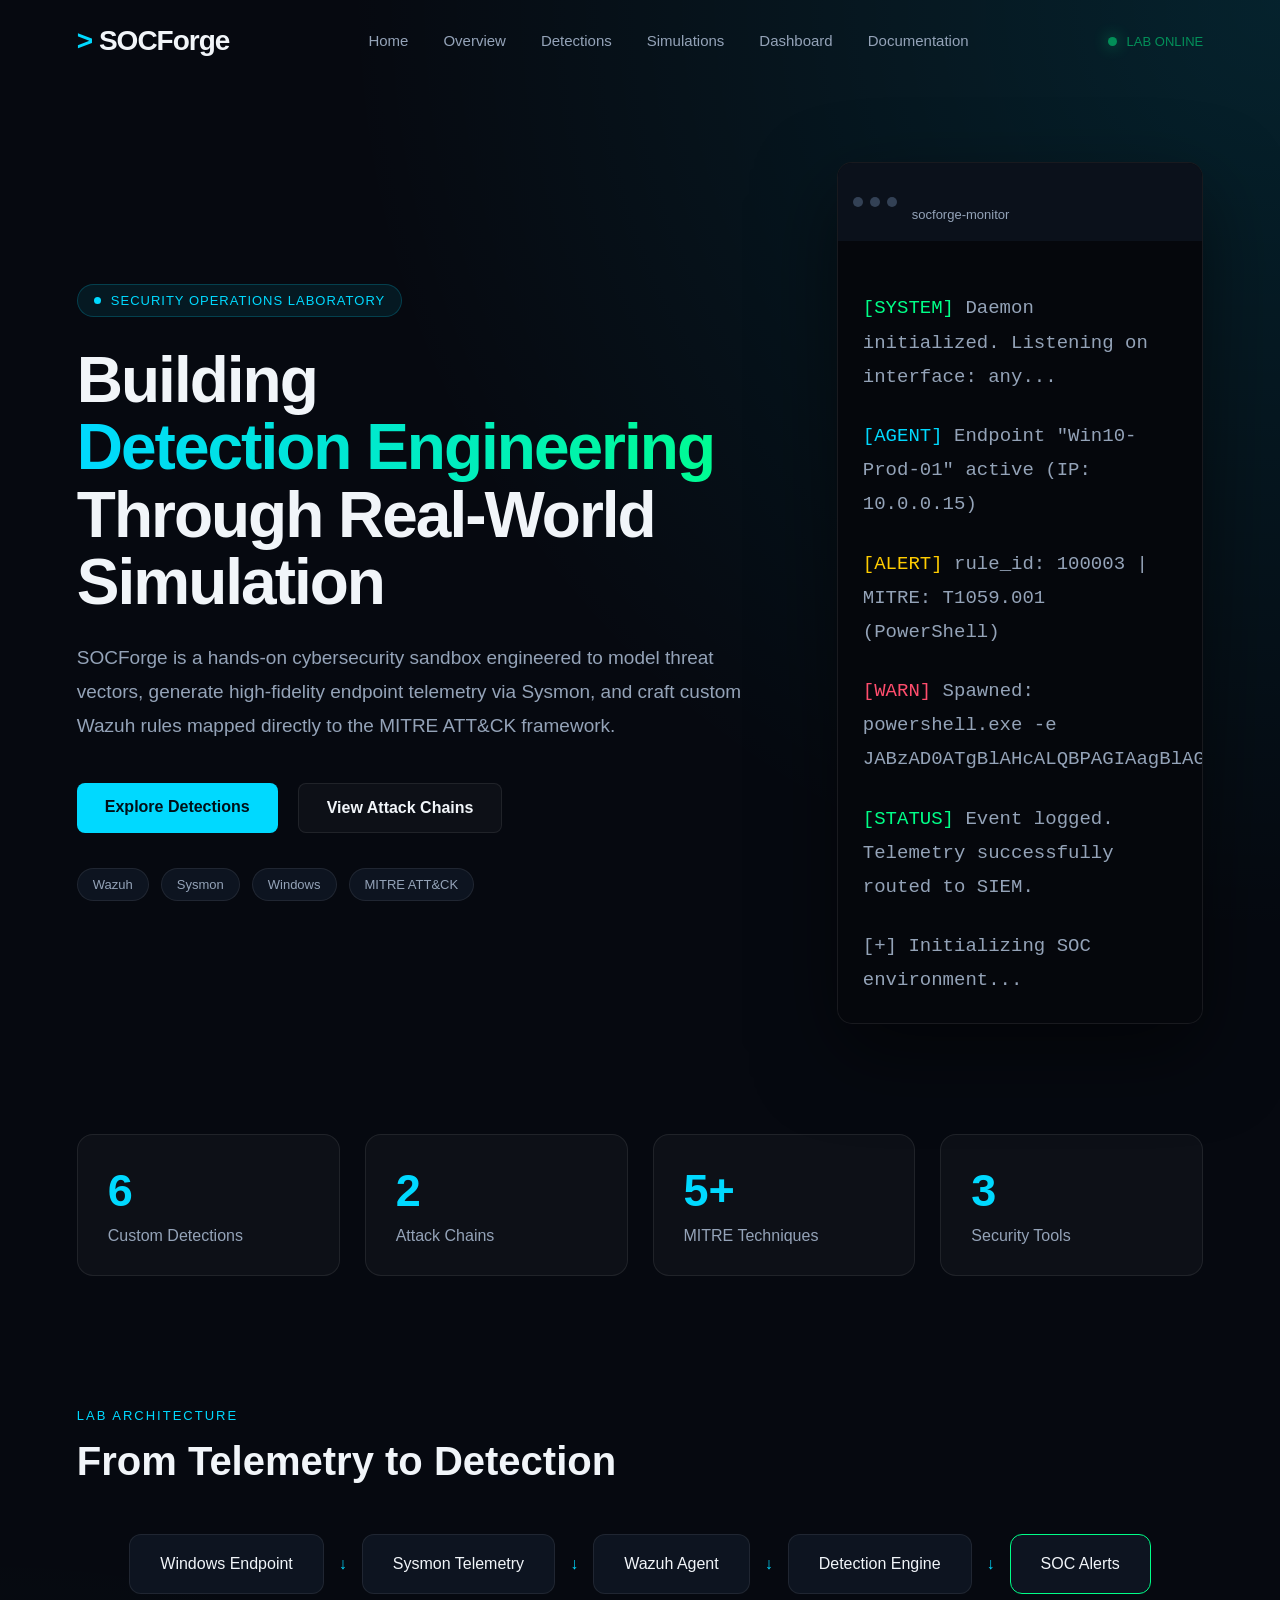
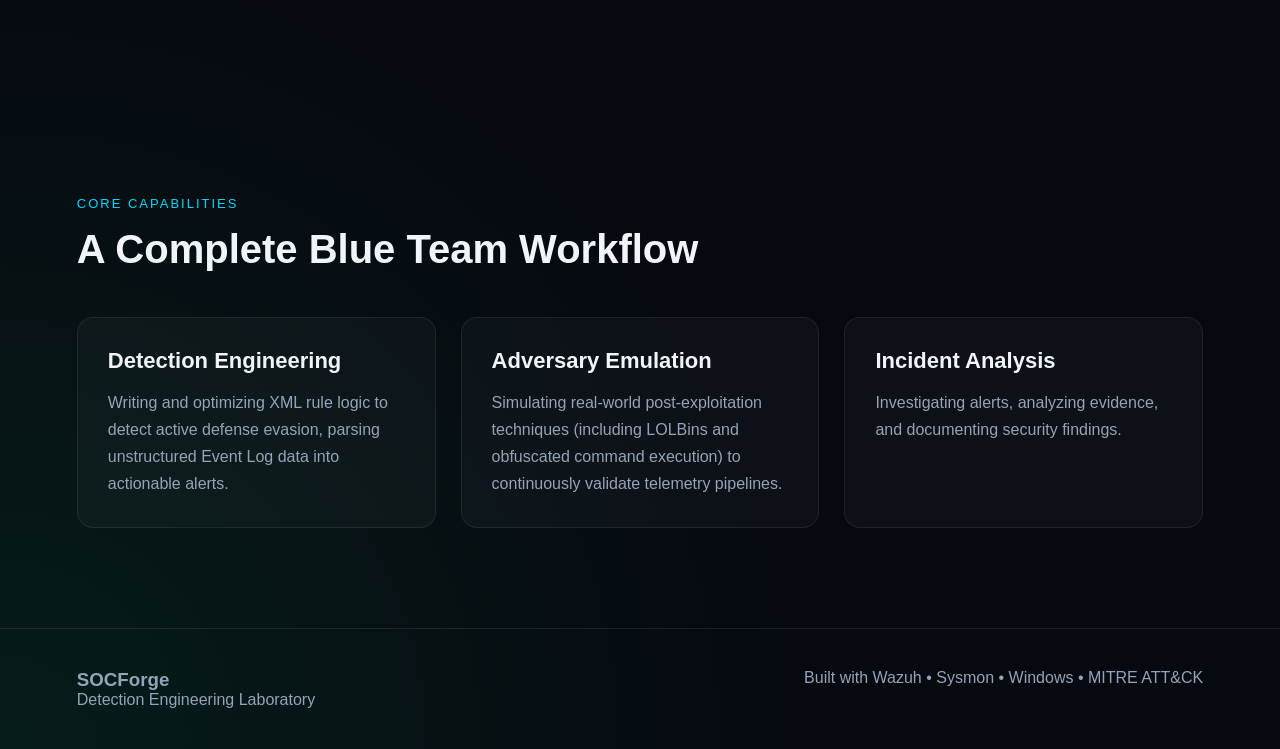
<file: index.html>
<!DOCTYPE html>
<html lang="en">

<head>

    <meta charset="UTF-8">
    <meta name="viewport" content="width=device-width, initial-scale=1.0">

    <title>SOCForge | Detection Engineering Laboratory</title>

    <meta name="description"
        content="SOCForge is a cybersecurity home lab showcasing detection engineering, attack simulations, and security operations using Wazuh, Sysmon, and Windows telemetry.">

    <link rel="stylesheet" href="css/style.css">

</head>


<body>


    <!-- Navigation -->

    <header class="navbar-container">

        <nav class="navbar">

            <a href="index.html" class="logo">

                <span class="logo-symbol">></span>
                SOCForge

            </a>


            <ul class="nav-links">

                <li>
                    <a href="index.html">Home</a>
                </li>

                <li>
                    <a href="overview.html">Overview</a>
                </li>

                <li>
                    <a href="detections.html">Detections</a>
                </li>

                <li>
                    <a href="simulations.html">Simulations</a>
                </li>

                <li>
                    <a href="dashboard.html">Dashboard</a>
                </li>

                <li>
                    <a href="documentation.html">Documentation</a>
                </li>

            </ul>


            <div class="nav-status">

                <span class="status-dot"></span>
                LAB ONLINE

            </div>


        </nav>

    </header>




    <!-- Hero Section -->

    <main>


        <section class="hero">


            <div class="hero-content">


                <div class="hero-tag">

                    <span></span>
                    SECURITY OPERATIONS LABORATORY

                </div>



                <h1>

                    Building
                    <span>Detection Engineering</span>
                    Through Real-World Simulation

                </h1>



                <p>
                    SOCForge is a hands-on cybersecurity sandbox engineered to model threat vectors,
                    generate high-fidelity endpoint telemetry via Sysmon, and craft custom Wazuh
                    rules mapped directly to the MITRE ATT&amp;CK framework.
                </p>



                <div class="hero-buttons">

                    <a href="detections.html" class="primary-button">

                        Explore Detections

                    </a>


                    <a href="simulations.html" class="secondary-button">

                        View Attack Chains

                    </a>

                </div>



                <div class="technology-stack">


                    <span>Wazuh</span>

                    <span>Sysmon</span>

                    <span>Windows</span>

                    <span>MITRE ATT&amp;CK</span>


                </div>



            </div>



            <!-- SOC Terminal Preview -->


            <div class="hero-terminal">


                <div class="terminal-header">

                    <div class="terminal-controls">

                        <span></span>
                        <span></span>
                        <span></span>

                    </div>


                    <p>
                        socforge-monitor
                    </p>


                </div>



                <div class="terminal-body">

                    <p class="terminal-line">
                        <span class="green">[SYSTEM]</span> Daemon initialized. Listening on interface: any...
                    </p>

                    <p class="terminal-line">
                        <span class="blue">[AGENT]</span> Endpoint "Win10-Prod-01" active (IP: 10.0.0.15)
                    </p>

                    <p class="terminal-line">
                        <span class="yellow">[ALERT]</span> rule_id: 100003 | MITRE: T1059.001 (PowerShell)
                    </p>

                    <p class="terminal-line">
                        <span class="red">[WARN]</span> Spawned: powershell.exe -e JABzAD0ATgBlAHcALQBPAGIAagBlAGMAd...
                    </p>

                    <p class="terminal-line">
                        <span class="green">[STATUS]</span> Event logged. Telemetry successfully routed to SIEM.
                    </p>

                </div>


            </div>



        </section>





        <!-- Lab Metrics -->


        <section class="metrics">


            <div class="metric-card">


                <h2>06</h2>

                <p>
                    Custom Detections
                </p>


            </div>



            <div class="metric-card">


                <h2>02</h2>

                <p>
                    Attack Chains
                </p>


            </div>




            <div class="metric-card">


                <h2>05+</h2>

                <p>
                    MITRE Techniques
                </p>


            </div>




            <div class="metric-card">


                <h2>03</h2>

                <p>
                    Security Tools
                </p>


            </div>


        </section>






        <!-- Architecture Preview -->


        <section class="architecture-preview">


            <div class="section-heading">


                <span>
                    LAB ARCHITECTURE
                </span>


                <h2>
                    From Telemetry to Detection
                </h2>


            </div>




            <div class="architecture-flow">


                <div class="architecture-node">

                    Windows Endpoint

                </div>


                <div class="arrow">
                    ↓
                </div>


                <div class="architecture-node">

                    Sysmon Telemetry

                </div>


                <div class="arrow">
                    ↓
                </div>


                <div class="architecture-node">

                    Wazuh Agent

                </div>


                <div class="arrow">
                    ↓
                </div>


                <div class="architecture-node">

                    Detection Engine

                </div>


                <div class="arrow">
                    ↓
                </div>


                <div class="architecture-node highlight">

                    SOC Alerts

                </div>


            </div>


        </section>






        <!-- Capabilities -->


        <section class="capabilities">


            <div class="section-heading">


                <span>
                    CORE CAPABILITIES
                </span>


                <h2>
                    A Complete Blue Team Workflow
                </h2>


            </div>




            <div class="capability-grid">


                <article class="capability-card">


                    <h3>
                        Detection Engineering
                    </h3>


                    <p>

                        Writing and optimizing XML rule logic to detect active defense evasion, parsing unstructured
                        Event Log data into actionable alerts.

                    </p>


                </article>




                <article class="capability-card">


                    <h3>Adversary Emulation</h3>
                    <p>
                        Simulating real-world post-exploitation techniques (including LOLBins and obfuscated command
                        execution) to continuously validate telemetry pipelines.
                    </p>


                </article>




                <article class="capability-card">


                    <h3>
                        Incident Analysis
                    </h3>


                    <p>

                        Investigating alerts, analyzing evidence,
                        and documenting security findings.

                    </p>


                </article>



            </div>


        </section>





        <!-- Footer -->


        <footer>


            <div>

                <h3>
                    SOCForge
                </h3>


                <p>
                    Detection Engineering Laboratory
                </p>


            </div>



            <p>

                Built with Wazuh • Sysmon • Windows • MITRE ATT&amp;CK

            </p>


        </footer>



    </main>



    <script src="js/main.js"></script>


</body>

</html>
</file>
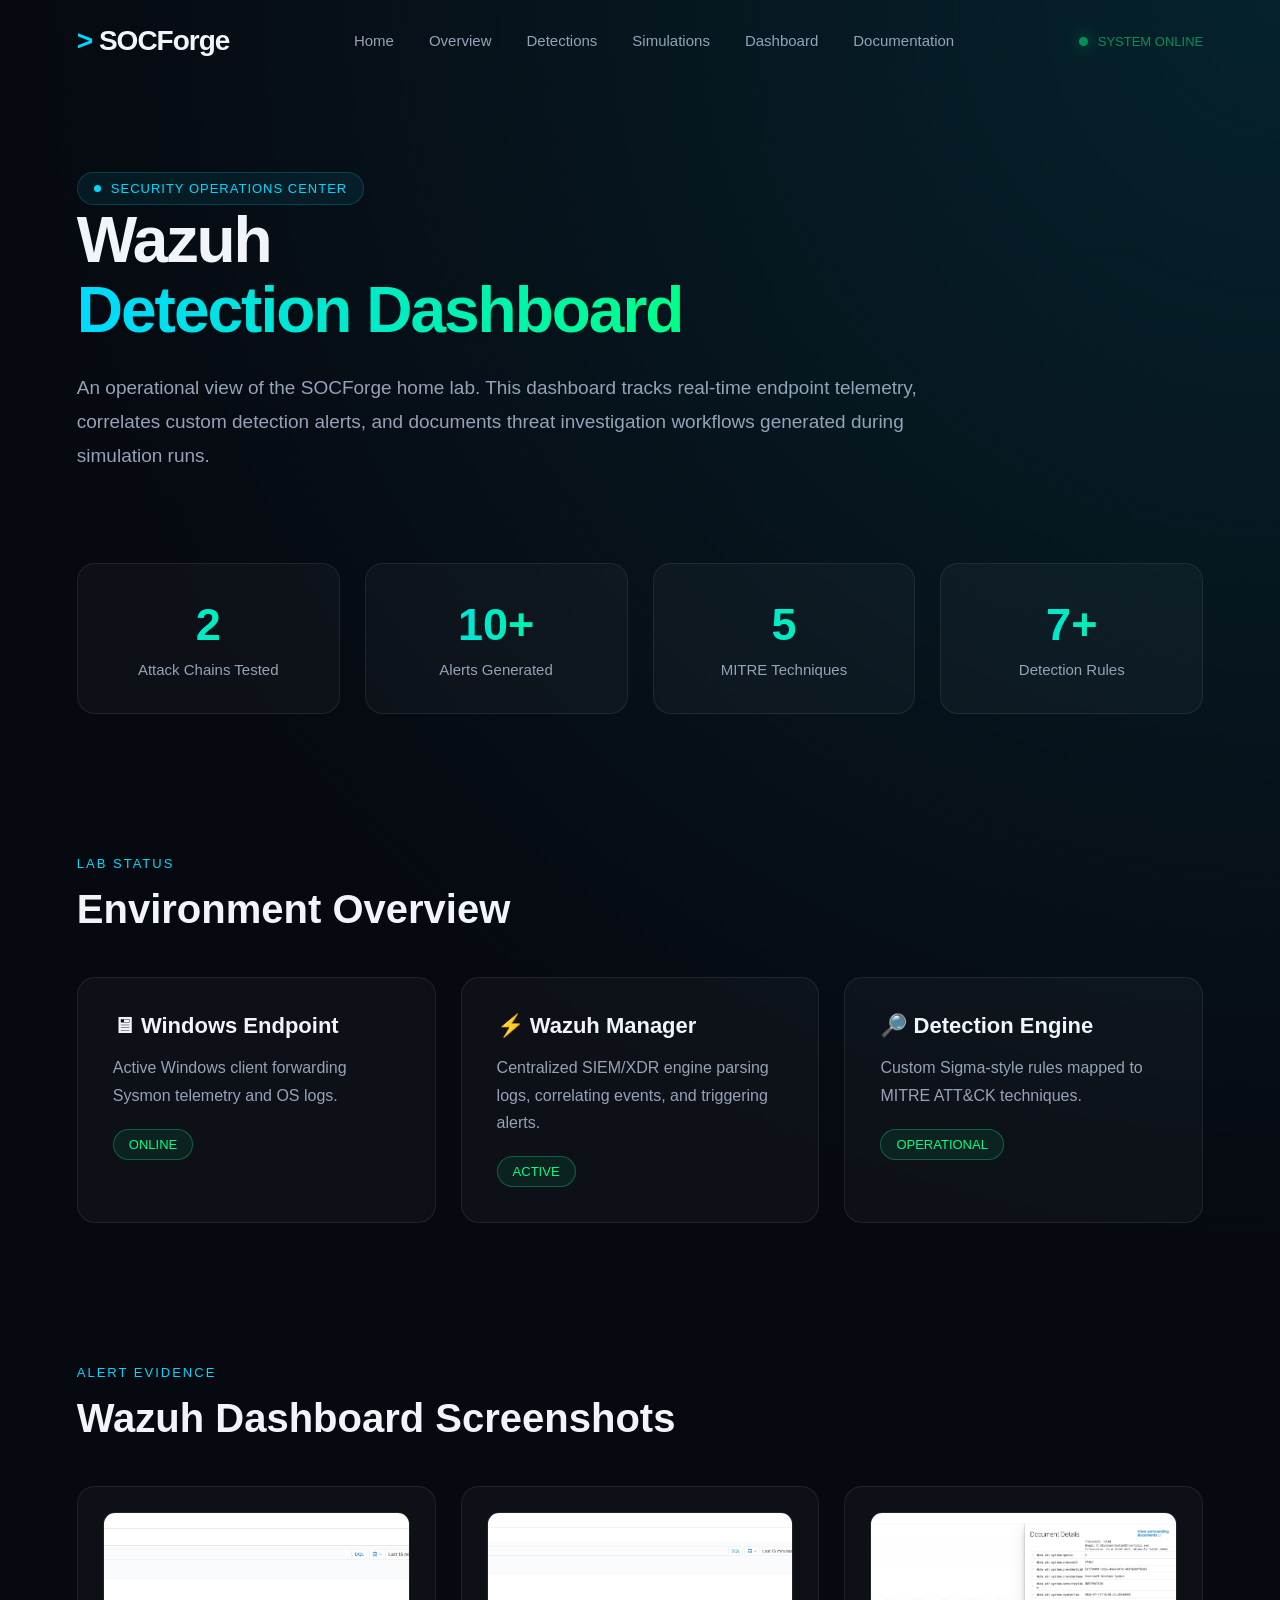
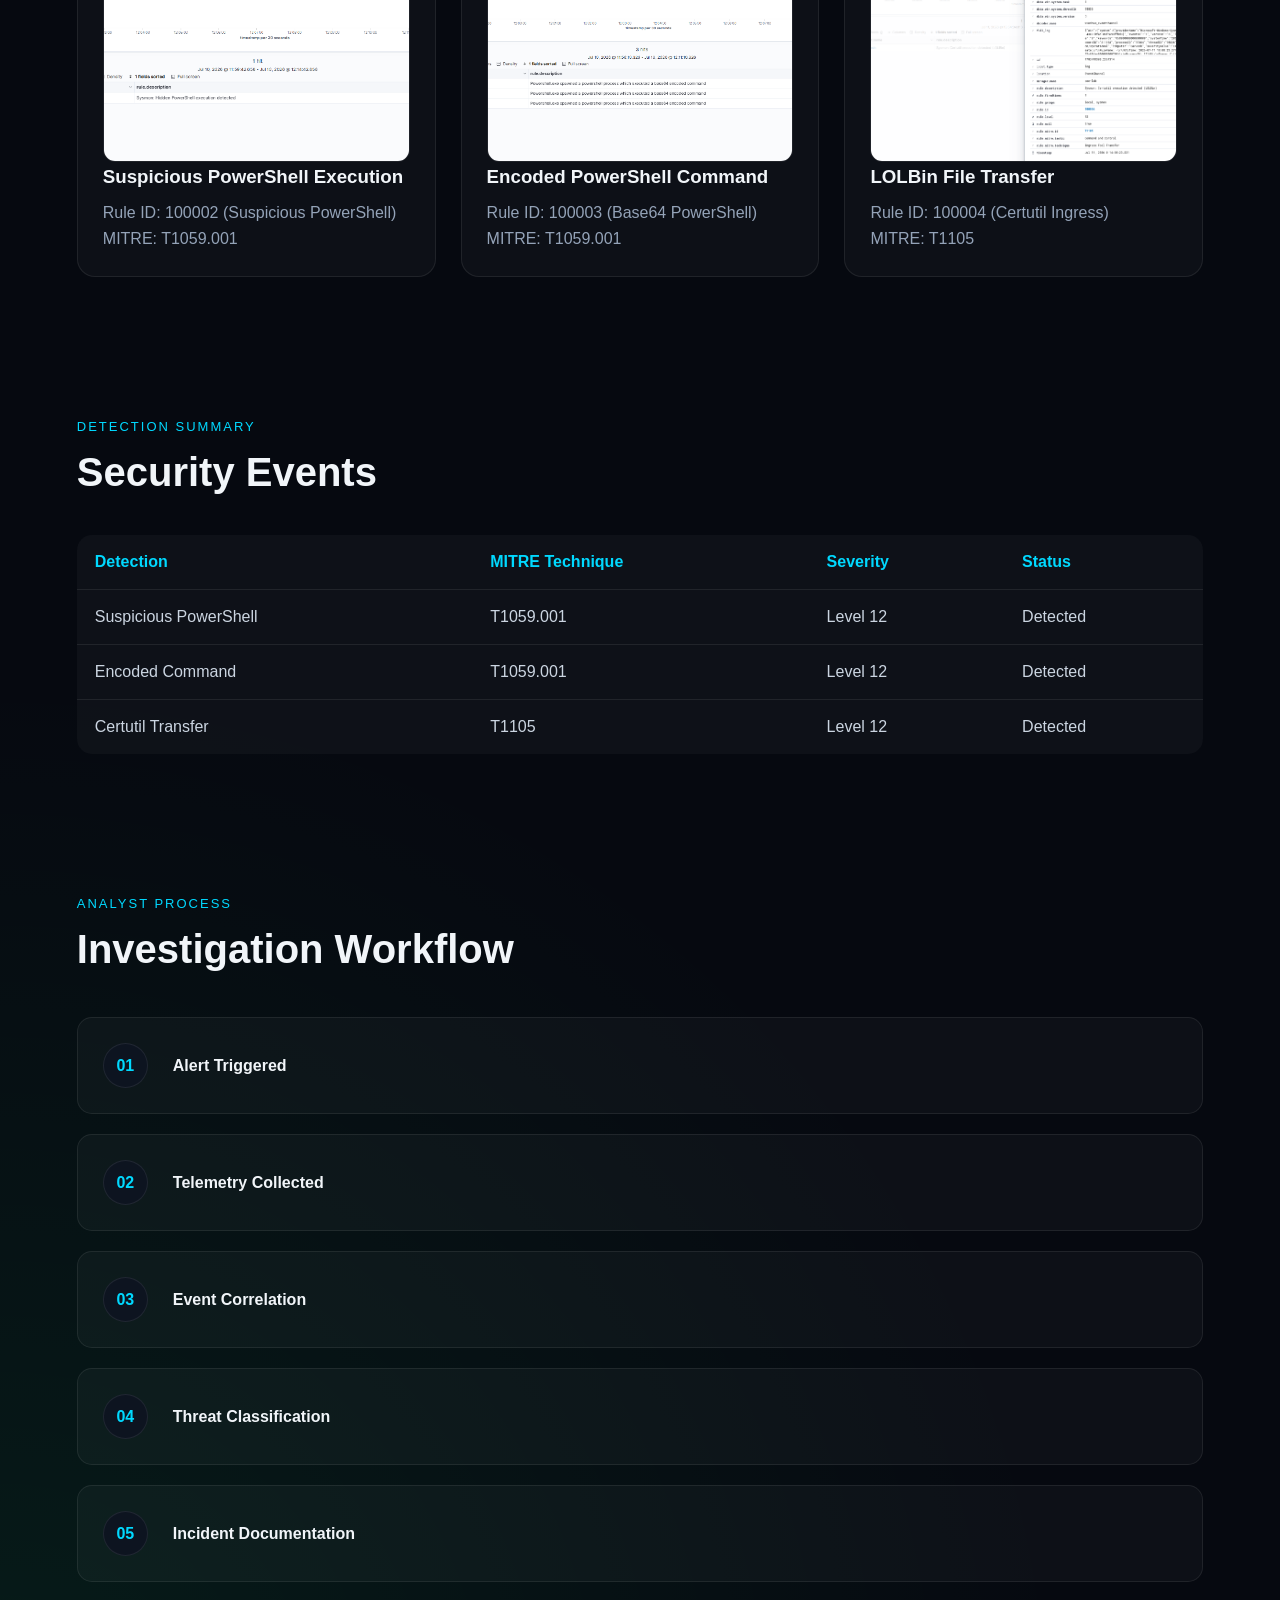
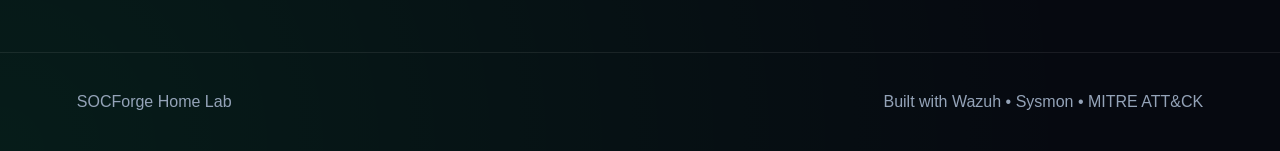
<file: dashboard.html>
<!DOCTYPE html>
<html lang="en">

<head>

    <meta charset="UTF-8">

    <meta name="viewport" content="width=device-width, initial-scale=1.0">

    <title>SOCForge | Dashboard</title>


    <link rel="stylesheet" href="css/style.css">

    <link rel="stylesheet" href="css/dashboard.css">


</head>


<body>


    <header>

        <nav class="navbar">

            <a href="index.html" class="logo">

                <span class="logo-symbol">></span>
                SOCForge

            </a>



            <ul class="nav-links">

                <li>
                    <a href="index.html">Home</a>
                </li>

                <li>
                    <a href="overview.html">Overview</a>
                </li>

                <li>
                    <a href="detections.html">Detections</a>
                </li>

                <li>
                    <a href="simulations.html">Simulations</a>
                </li>

                <li>
                    <a class="active" href="dashboard.html">Dashboard</a>
                </li>

                <li>
                    <a href="documentation.html">Documentation</a>
                </li>

            </ul>



            <div class="nav-status">

                <span class="status-dot"></span>

                SYSTEM ONLINE

            </div>


        </nav>

    </header>






    <main>




        <section class="dashboard-hero">


            <div class="hero-tag">

                <span></span>

                SECURITY OPERATIONS CENTER

            </div>



            <h1>

                Wazuh

                <br>

                <span>Detection Dashboard</span>

            </h1>



            <p>
                An operational view of the SOCForge home lab. This dashboard tracks
                real-time endpoint telemetry, correlates custom detection alerts, and
                documents threat investigation workflows generated during simulation runs.
            </p>


        </section>

        <section class="metrics-section">


            <div class="metrics-grid">


                <div class="metric-card">

                    <h2>02</h2>

                    <p>
                        Attack Chains Tested
                    </p>

                </div>



                <div class="metric-card">

                    <h2>10<span>+</span></h2>

                    <p>
                        Alerts Generated
                    </p>

                </div>




                <div class="metric-card">

                    <h2>05</h2>

                    <p>
                        MITRE Techniques
                    </p>

                </div>




                <div class="metric-card">

                    <h2>7<span>+</span></h2>

                    <p>
                        Detection Rules
                    </p>

                </div>



            </div>


        </section>





        <section class="dashboard-overview">


            <div class="section-heading">

                <span>LAB STATUS</span>

                <h2>Environment Overview</h2>

            </div>




            <div class="dashboard-grid">


                <div class="dashboard-card">


                    <h3>🖥 Windows Endpoint</h3>


                    <p>

                        Active Windows client forwarding Sysmon telemetry and OS logs.

                    </p>


                    <div class="card-status">

                        ONLINE

                    </div>


                </div>





                <div class="dashboard-card">


                    <h3>⚡ Wazuh Manager</h3>


                    <p>

                        Centralized SIEM/XDR engine parsing logs, correlating events, and triggering alerts.

                    </p>


                    <div class="card-status">

                        ACTIVE

                    </div>


                </div>





                <div class="dashboard-card">


                    <h3>🔎 Detection Engine</h3>


                    <p>

                        Custom Sigma-style rules mapped to MITRE ATT&CK techniques.

                    </p>


                    <div class="card-status">

                        OPERATIONAL

                    </div>


                </div>



            </div>


        </section>









        <section class="evidence-section">


            <div class="section-heading">

                <span>ALERT EVIDENCE</span>

                <h2>Wazuh Dashboard Screenshots</h2>

            </div>





            <div class="evidence-grid">



                <div class="evidence-card">


                    <img class="expand-image" src="assets/screenshots/phase-a/Timeline_01_Hidden_PowerShell.png"
                        alt="Suspicious PowerShell Detection">


                    <h3>

                        Suspicious PowerShell Execution

                    </h3>


                    <p>
                        Rule ID: 100002 (Suspicious PowerShell)
                        <br>
                        MITRE: T1059.001
                    </p>


                </div>





                <div class="evidence-card">


                    <img class="expand-image"
                        src="assets/screenshots/powershell-detection/Encoded_Command_Rule_92057.png"
                        alt="Encoded PowerShell Detection">


                    <h3>

                        Encoded PowerShell Command

                    </h3>


                    <p>
                        Rule ID: 100003 (Base64 PowerShell)
                        <br>
                        MITRE: T1059.001
                    </p>


                </div>





                <div class="evidence-card">

                    <img class="expand-image" src="assets/screenshots/phase-b/Timeline_03_Certutil_Obfuscation.png"
                        alt="Certutil Transfer Detection">


                    <h3>

                        LOLBin File Transfer

                    </h3>


                    <p>
                        Rule ID: 100004 (Certutil Ingress)
                        <br>
                        MITRE: T1105
                    </p>


                </div>



            </div>


        </section>









        <section class="detection-summary">


            <div class="section-heading">

                <span>DETECTION SUMMARY</span>

                <h2>Security Events</h2>

            </div>




            <div class="table-container">


                <table>


                    <tr>

                        <th>

                            Detection

                        </th>


                        <th>

                            MITRE Technique

                        </th>


                        <th>

                            Severity

                        </th>


                        <th>

                            Status

                        </th>


                    </tr>



                    <tr>

                        <td>

                            Suspicious PowerShell

                        </td>


                        <td>

                            T1059.001

                        </td>


                        <td>

                            Level 12

                        </td>


                        <td>

                            Detected

                        </td>


                    </tr>




                    <tr>

                        <td>

                            Encoded Command

                        </td>


                        <td>

                            T1059.001

                        </td>


                        <td>

                            Level 12

                        </td>


                        <td>

                            Detected

                        </td>


                    </tr>




                    <tr>

                        <td>

                            Certutil Transfer

                        </td>


                        <td>

                            T1105

                        </td>


                        <td>

                            Level 12

                        </td>


                        <td>

                            Detected

                        </td>


                    </tr>



                </table>


            </div>


        </section>









        <section class="workflow-section">


            <div class="section-heading">

                <span>ANALYST PROCESS</span>

                <h2>Investigation Workflow</h2>

            </div>




            <div class="workflow">


                <div>

                    <span>01</span>

                    Alert Triggered

                </div>


                <div>

                    <span>02</span>

                    Telemetry Collected

                </div>


                <div>

                    <span>03</span>

                    Event Correlation

                </div>


                <div>

                    <span>04</span>

                    Threat Classification

                </div>


                <div>

                    <span>05</span>

                    Incident Documentation

                </div>



            </div>


        </section>





    </main>






    <footer>


        <p>

            SOCForge Home Lab

        </p>


        <p>

            Built with Wazuh • Sysmon • MITRE ATT&CK

        </p>


    </footer>

    <div class="image-modal">

        <span class="close-modal">&times;</span>

        <img class="modal-image">

    </div>





    <script src="js/main.js"></script>


</body>

</html>
</file>
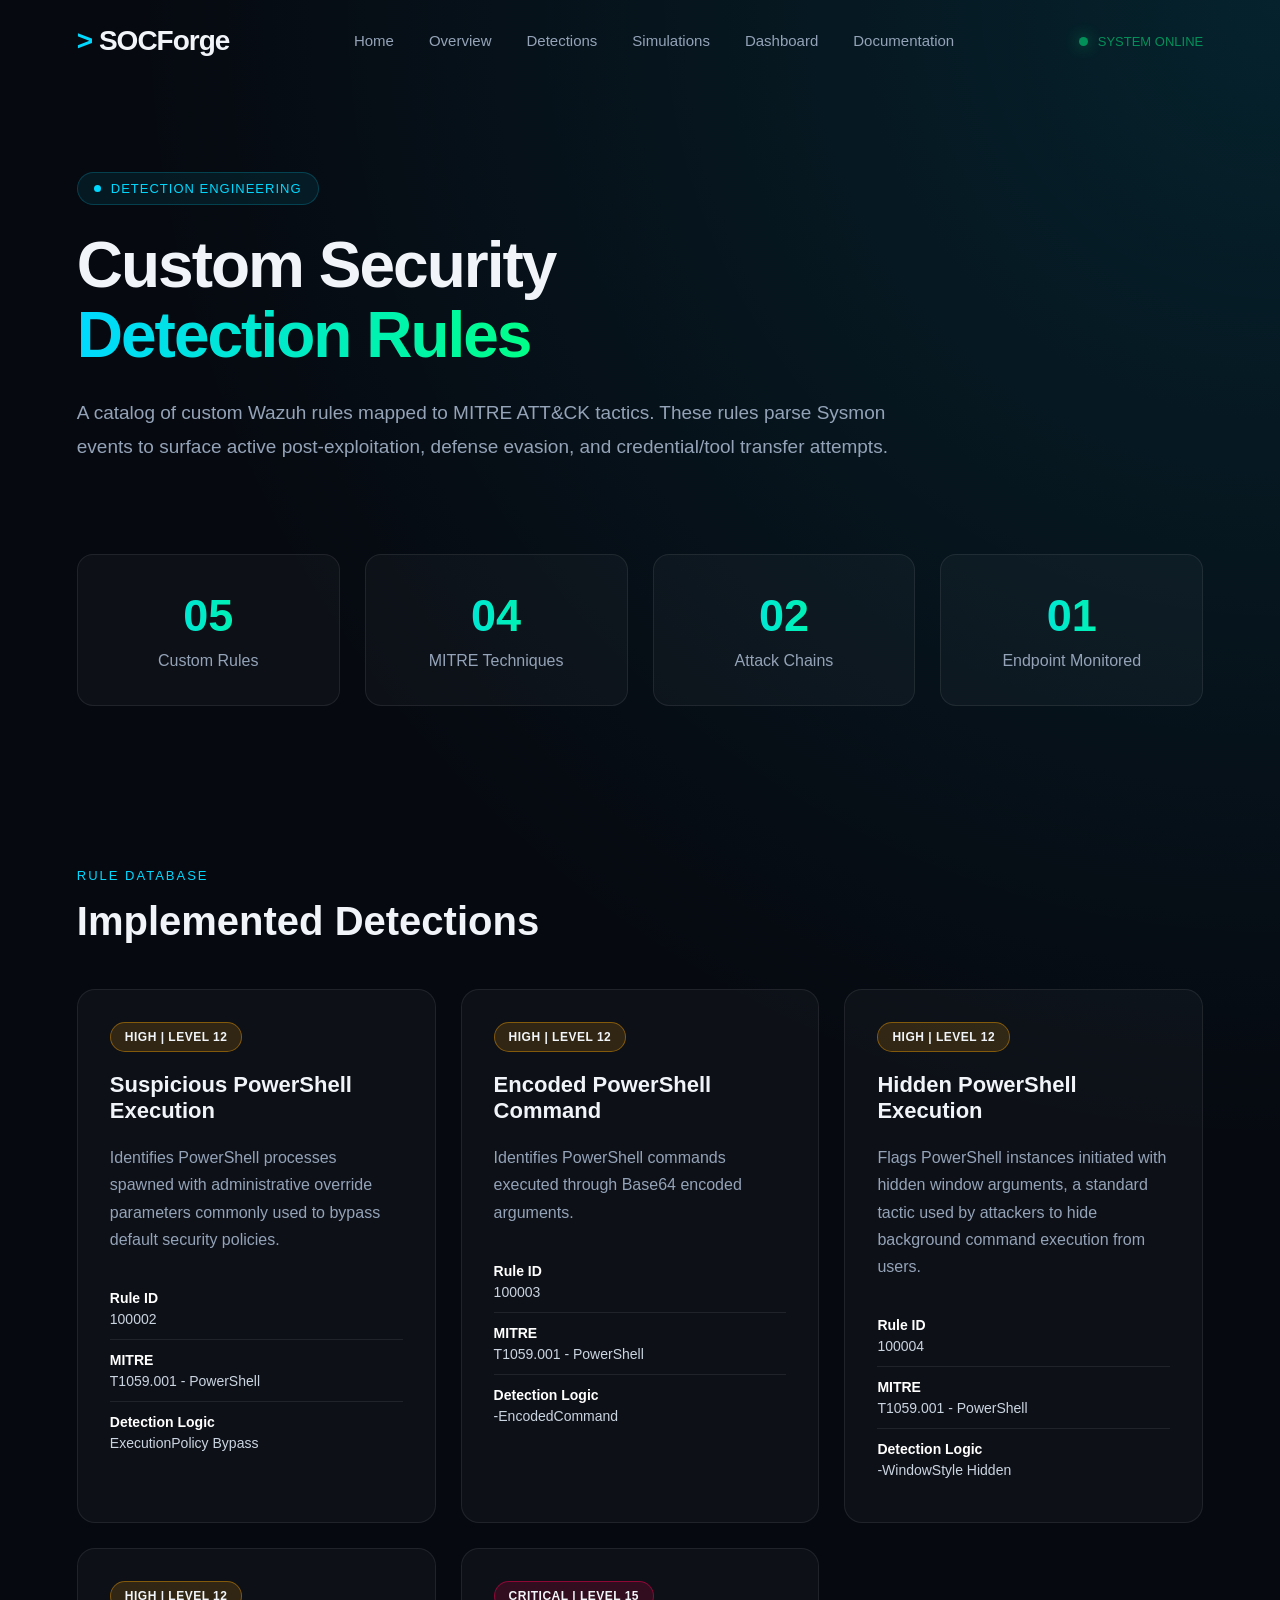
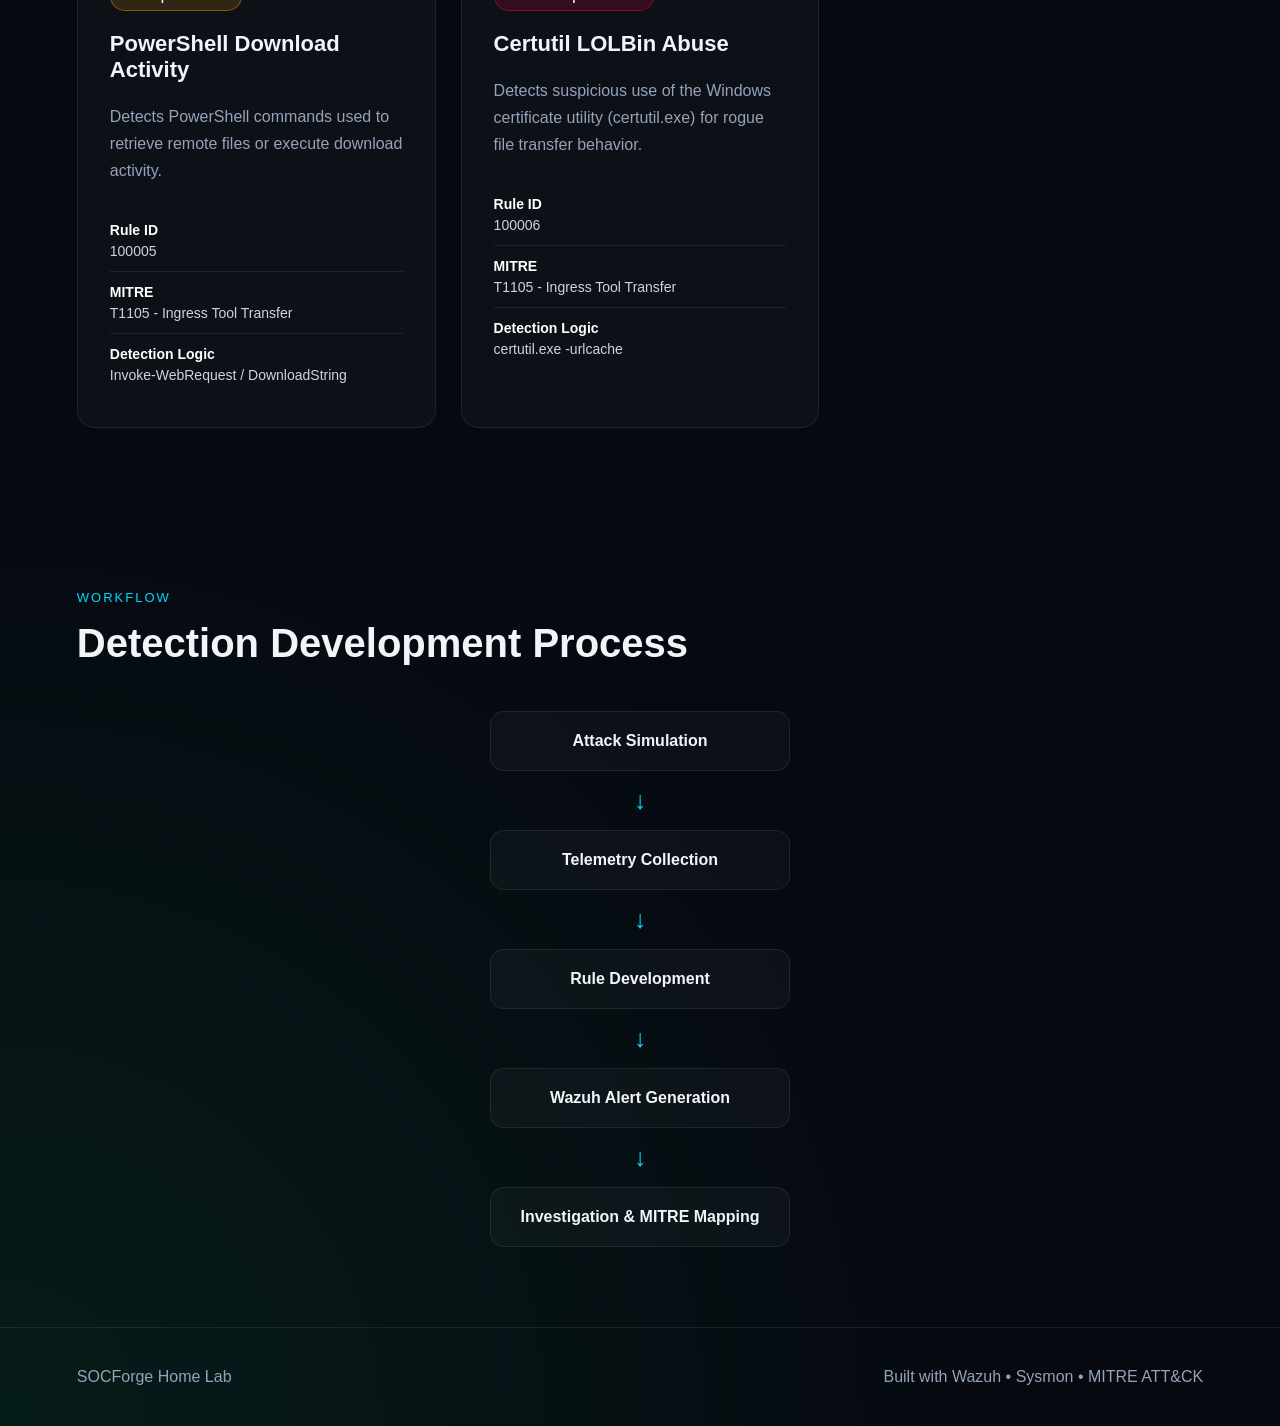
<file: detections.html>
<!DOCTYPE html>
<html lang="en">

<head>

    <meta charset="UTF-8">

    <meta name="viewport" content="width=device-width, initial-scale=1.0">

    <title>SOCForge | Detections</title>


    <link rel="stylesheet" href="css/style.css">

    <link rel="stylesheet" href="css/detections.css">


</head>


<body>


    <header>

        <nav class="navbar">


            <a href="index.html" class="logo">

                <span class="logo-symbol">></span>
                SOCForge

            </a>



            <ul class="nav-links">

                <li>
                    <a href="index.html">Home</a>
                </li>

                <li>
                    <a href="overview.html">Overview</a>
                </li>

                <li>
                    <a class="active" href="detections.html">Detections</a>
                </li>

                <li>
                    <a href="simulations.html">Simulations</a>
                </li>

                <li>
                    <a href="dashboard.html">Dashboard</a>
                </li>

                <li>
                    <a href="documentation.html">Documentation</a>
                </li>

            </ul>



            <div class="nav-status">

                <span class="status-dot"></span>

                SYSTEM ONLINE

            </div>


        </nav>

    </header>





    <main>


        <section class="detections-hero">


            <div class="hero-tag">

                <span></span>

                DETECTION ENGINEERING

            </div>



            <h1>

                Custom Security

                <br>

                <span>Detection Rules</span>

            </h1>



            <p>
                A catalog of custom Wazuh rules mapped to MITRE ATT&CK tactics.
                These rules parse Sysmon events to surface active post-exploitation,
                defense evasion, and credential/tool transfer attempts.
            </p>


        </section>








        <section class="stats-section">


            <div class="stats-grid">


                <div class="stat-card">

                    <h2>05</h2>

                    <p>Custom Rules</p>

                </div>


                <div class="stat-card">

                    <h2>04</h2>

                    <p>MITRE Techniques</p>

                </div>


                <div class="stat-card">

                    <h2>02</h2>

                    <p>Attack Chains</p>

                </div>


                <div class="stat-card">

                    <h2>01</h2>

                    <p>Endpoint Monitored</p>

                </div>


            </div>


        </section>








        <section class="detections-section">


            <div class="section-heading">

                <span>RULE DATABASE</span>

                <h2>Implemented Detections</h2>

            </div>






            <div class="detections-grid">






                <div class="detection-card">


                    <div class="severity high">

                        HIGH | LEVEL 12

                    </div>


                    <h3>

                        Suspicious PowerShell Execution

                    </h3>


                    <p>
                        Identifies PowerShell processes spawned with administrative override parameters commonly used to
                        bypass default security policies.

                    </p>



                    <div class="detail">

                        <strong>Rule ID</strong>

                        100002

                    </div>



                    <div class="detail">

                        <strong>MITRE</strong>

                        T1059.001 - PowerShell

                    </div>



                    <div class="detail">

                        <strong>Detection Logic</strong>

                        ExecutionPolicy Bypass

                    </div>


                </div>









                <div class="detection-card">


                    <div class="severity high">

                        HIGH | LEVEL 12

                    </div>


                    <h3>

                        Encoded PowerShell Command

                    </h3>


                    <p>

                        Identifies PowerShell commands executed through
                        Base64 encoded arguments.

                    </p>



                    <div class="detail">

                        <strong>Rule ID</strong>

                        100003

                    </div>



                    <div class="detail">

                        <strong>MITRE</strong>

                        T1059.001 - PowerShell

                    </div>



                    <div class="detail">

                        <strong>Detection Logic</strong>

                        -EncodedCommand

                    </div>


                </div>









                <div class="detection-card">


                    <div class="severity high">

                        HIGH | LEVEL 12

                    </div>


                    <h3>

                        Hidden PowerShell Execution

                    </h3>

                    <p>
                        Flags PowerShell instances initiated with hidden window arguments, a standard tactic used by
                        attackers to hide background command execution from users.
                    </p>



                    <div class="detail">

                        <strong>Rule ID</strong>

                        100004

                    </div>



                    <div class="detail">

                        <strong>MITRE</strong>

                        T1059.001 - PowerShell

                    </div>



                    <div class="detail">

                        <strong>Detection Logic</strong>

                        -WindowStyle Hidden

                    </div>


                </div>









                <div class="detection-card">


                    <div class="severity high">

                        HIGH | LEVEL 12

                    </div>


                    <h3>

                        PowerShell Download Activity

                    </h3>


                    <p>

                        Detects PowerShell commands used to retrieve
                        remote files or execute download activity.

                    </p>



                    <div class="detail">

                        <strong>Rule ID</strong>

                        100005

                    </div>



                    <div class="detail">

                        <strong>MITRE</strong>

                        T1105 - Ingress Tool Transfer

                    </div>



                    <div class="detail">

                        <strong>Detection Logic</strong>

                        Invoke-WebRequest / DownloadString

                    </div>


                </div>









                <div class="detection-card">


                    <div class="severity critical">

                        CRITICAL | LEVEL 15

                    </div>


                    <h3>

                        Certutil LOLBin Abuse

                    </h3>


                    <p>
                        Detects suspicious use of the Windows certificate utility (certutil.exe) for rogue file transfer
                        behavior.
                    </p>

                    <div class="detail">
                        <strong>Rule ID</strong>
                        100006
                    </div>

                    <div class="detail">
                        <strong>MITRE</strong>
                        T1105 - Ingress Tool Transfer
                    </div>



                    <div class="detail">

                        <strong>Detection Logic</strong>

                        certutil.exe -urlcache

                    </div>


                </div>






            </div>


        </section>








        <section class="process-section">


            <div class="section-heading">

                <span>WORKFLOW</span>

                <h2>Detection Development Process</h2>

            </div>



            <div class="process-flow">


                <div>

                    Attack Simulation

                </div>


                <div>↓</div>


                <div>

                    Telemetry Collection

                </div>


                <div>↓</div>


                <div>

                    Rule Development

                </div>


                <div>↓</div>


                <div>

                    Wazuh Alert Generation

                </div>


                <div>↓</div>


                <div>

                    Investigation & MITRE Mapping

                </div>


            </div>


        </section>



    </main>





    <footer>


        <p>

            SOCForge Home Lab

        </p>


        <p>

            Built with Wazuh • Sysmon • MITRE ATT&CK

        </p>


    </footer>




    <script src="js/main.js"></script>


</body>

</html>
</file>
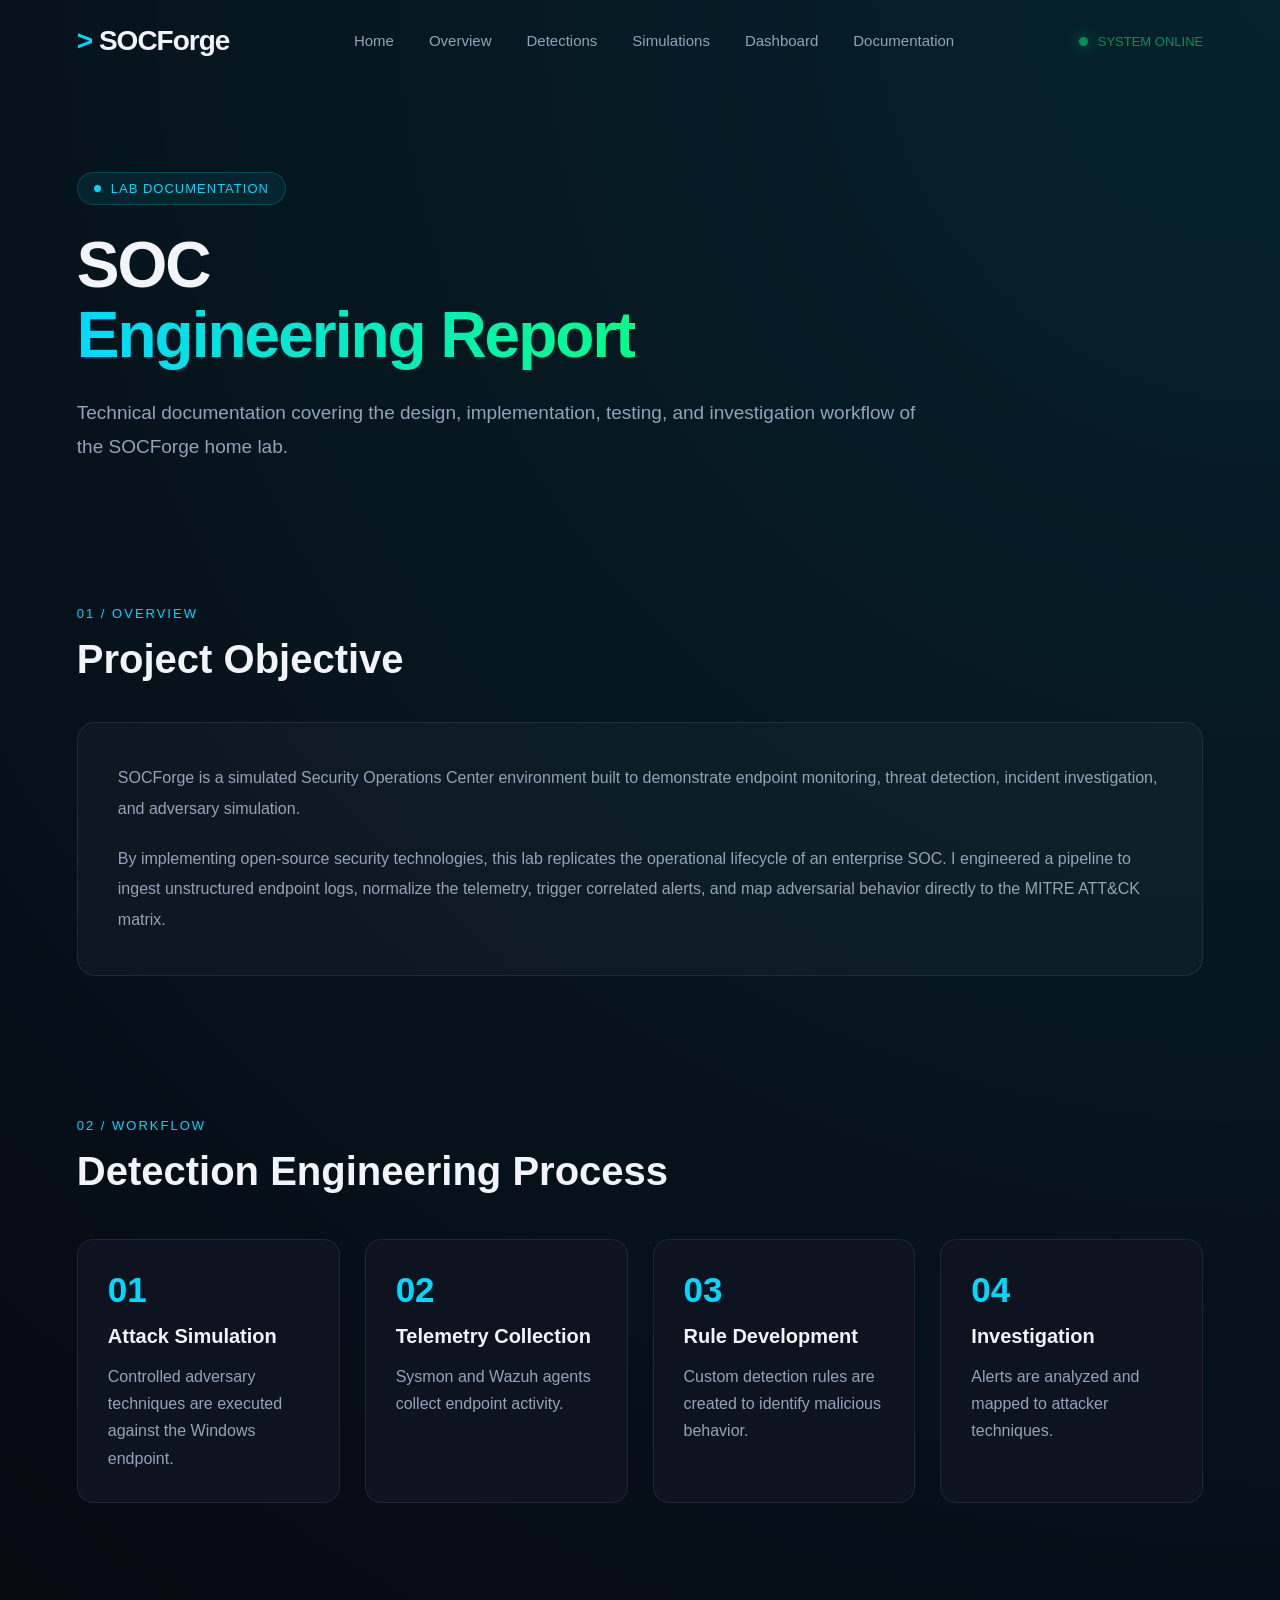
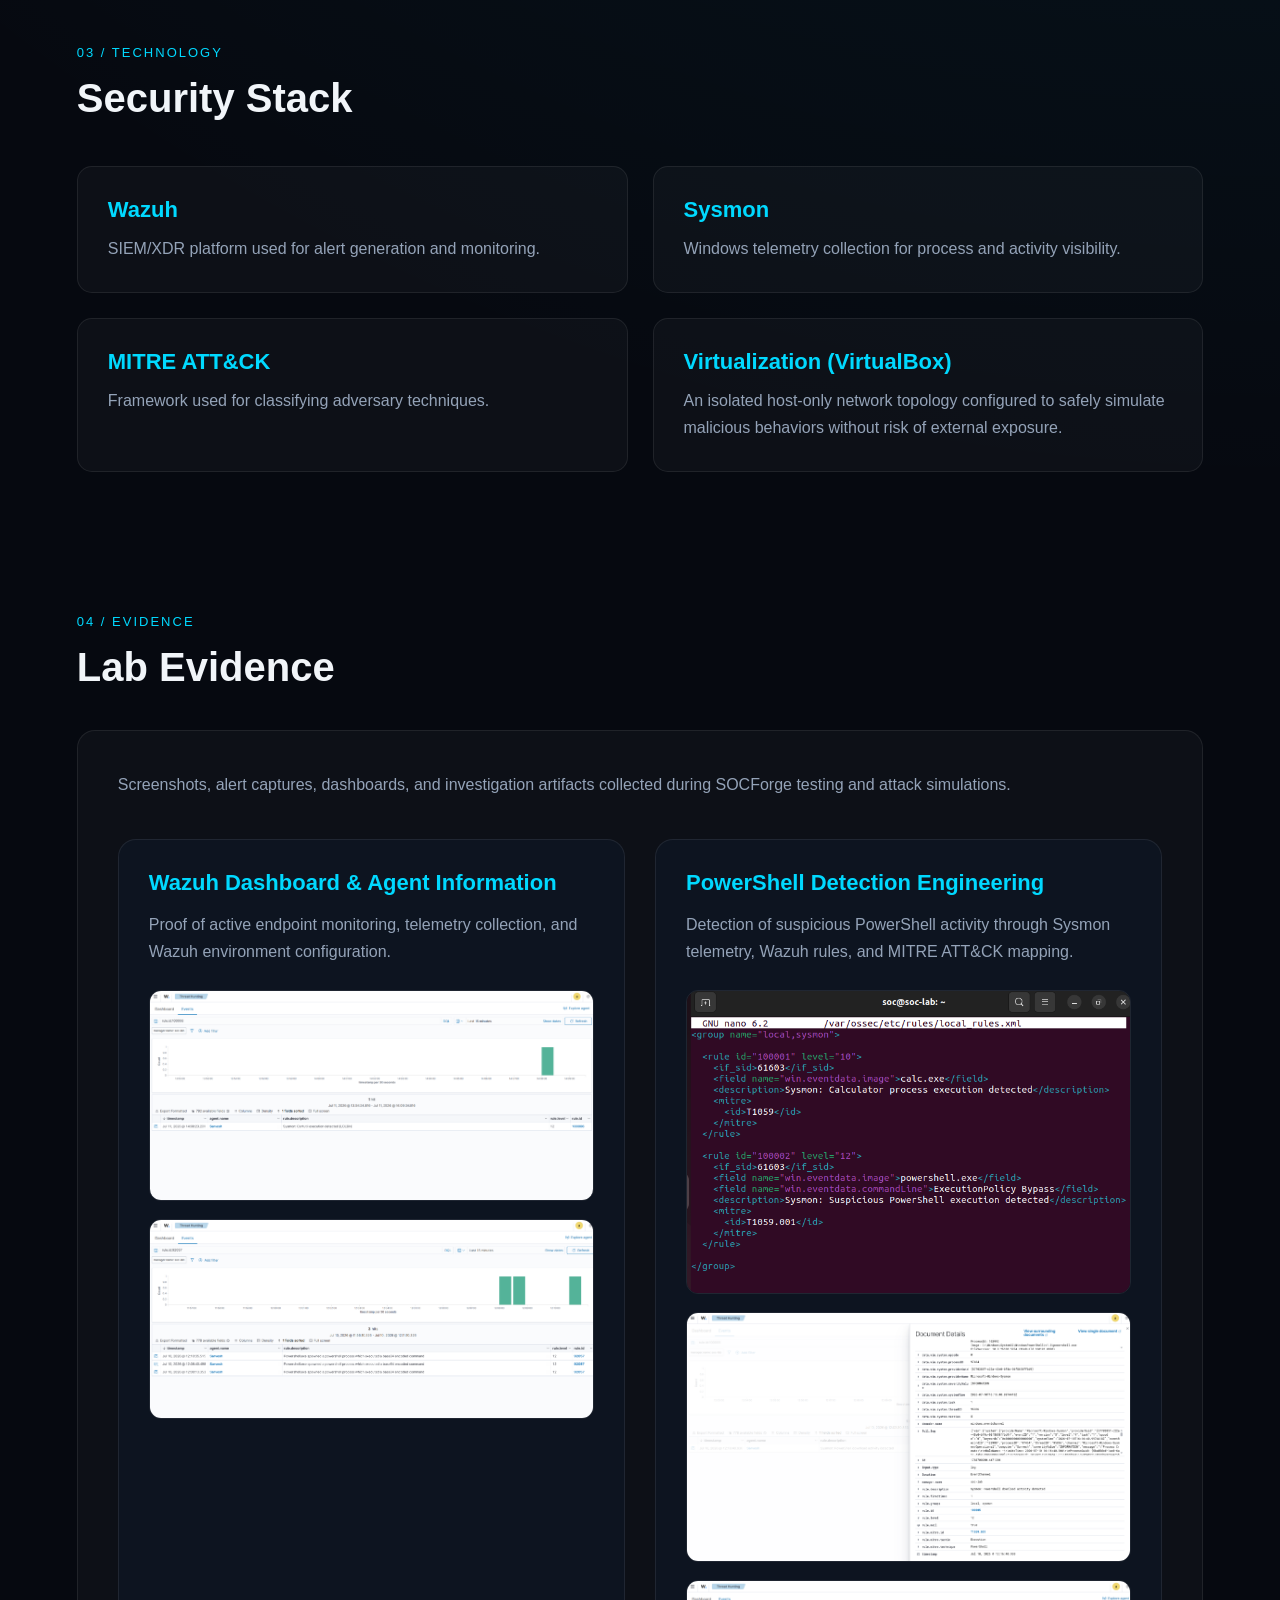
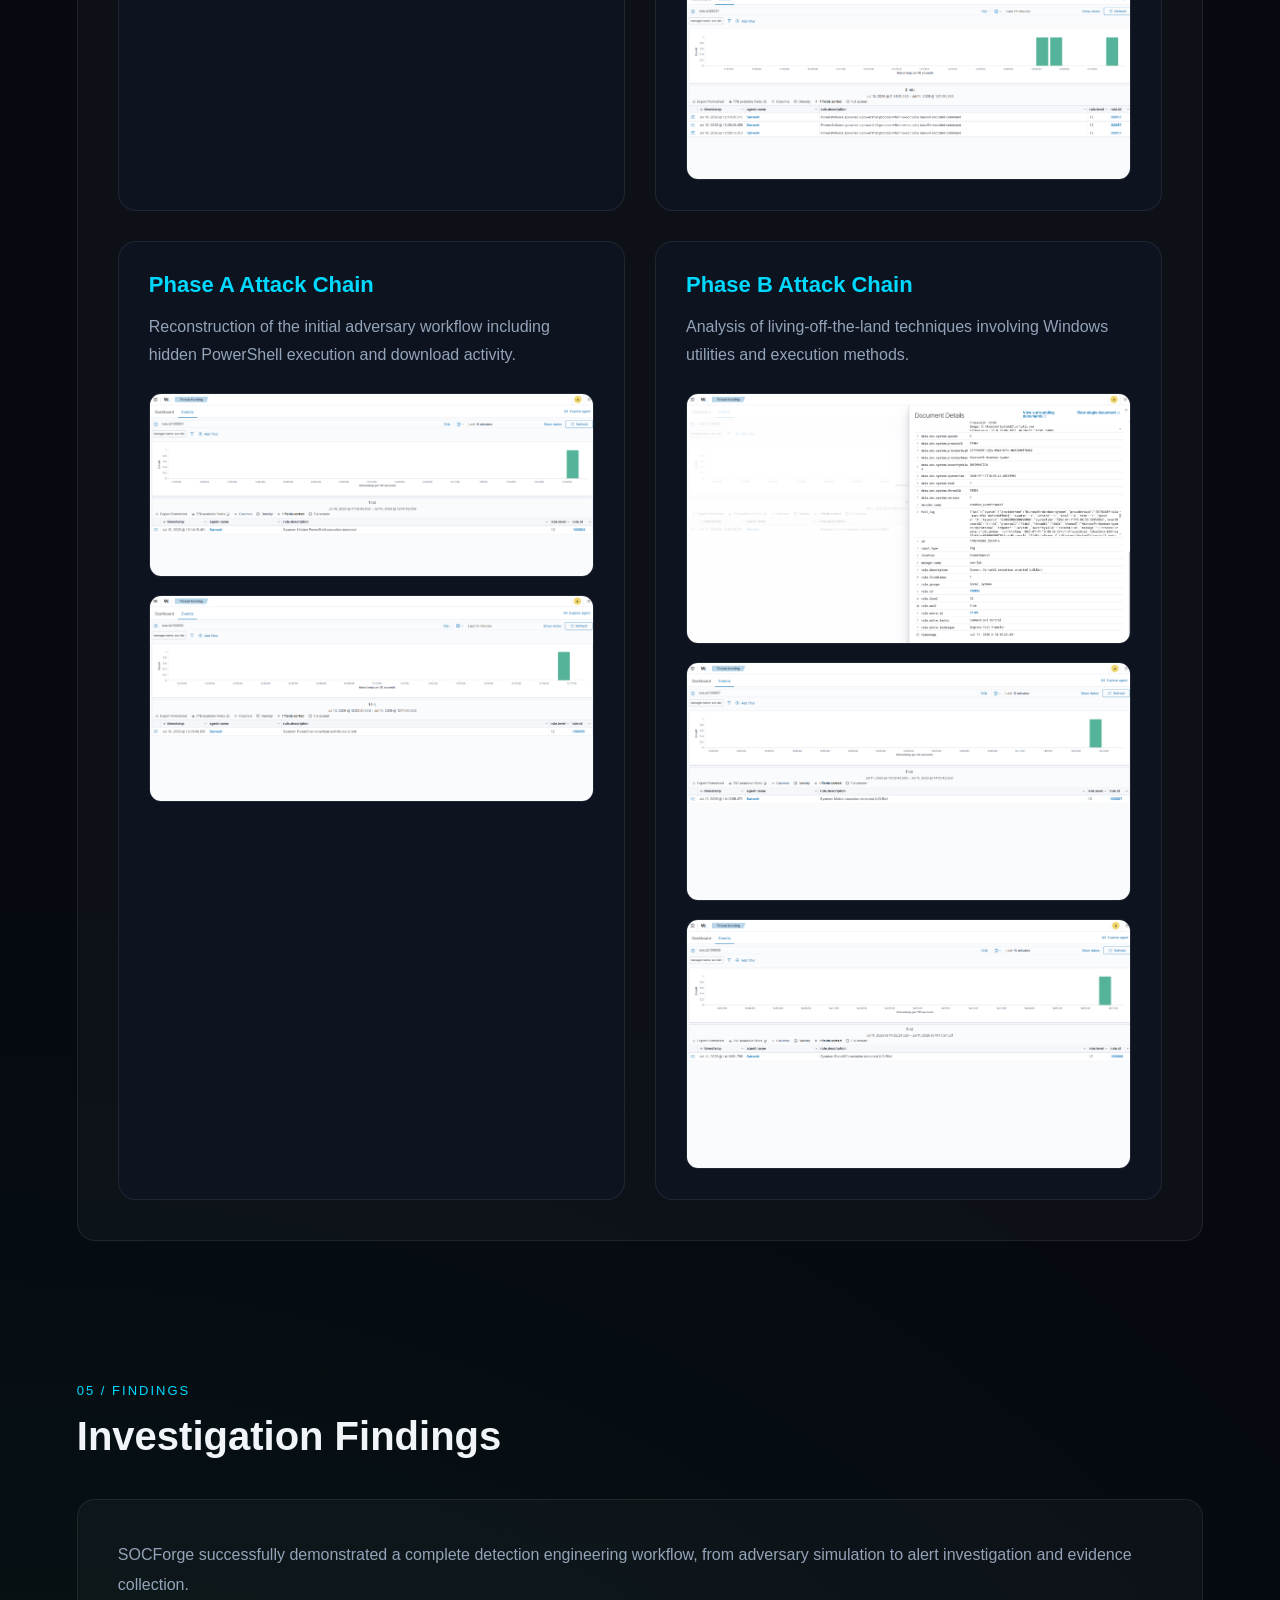
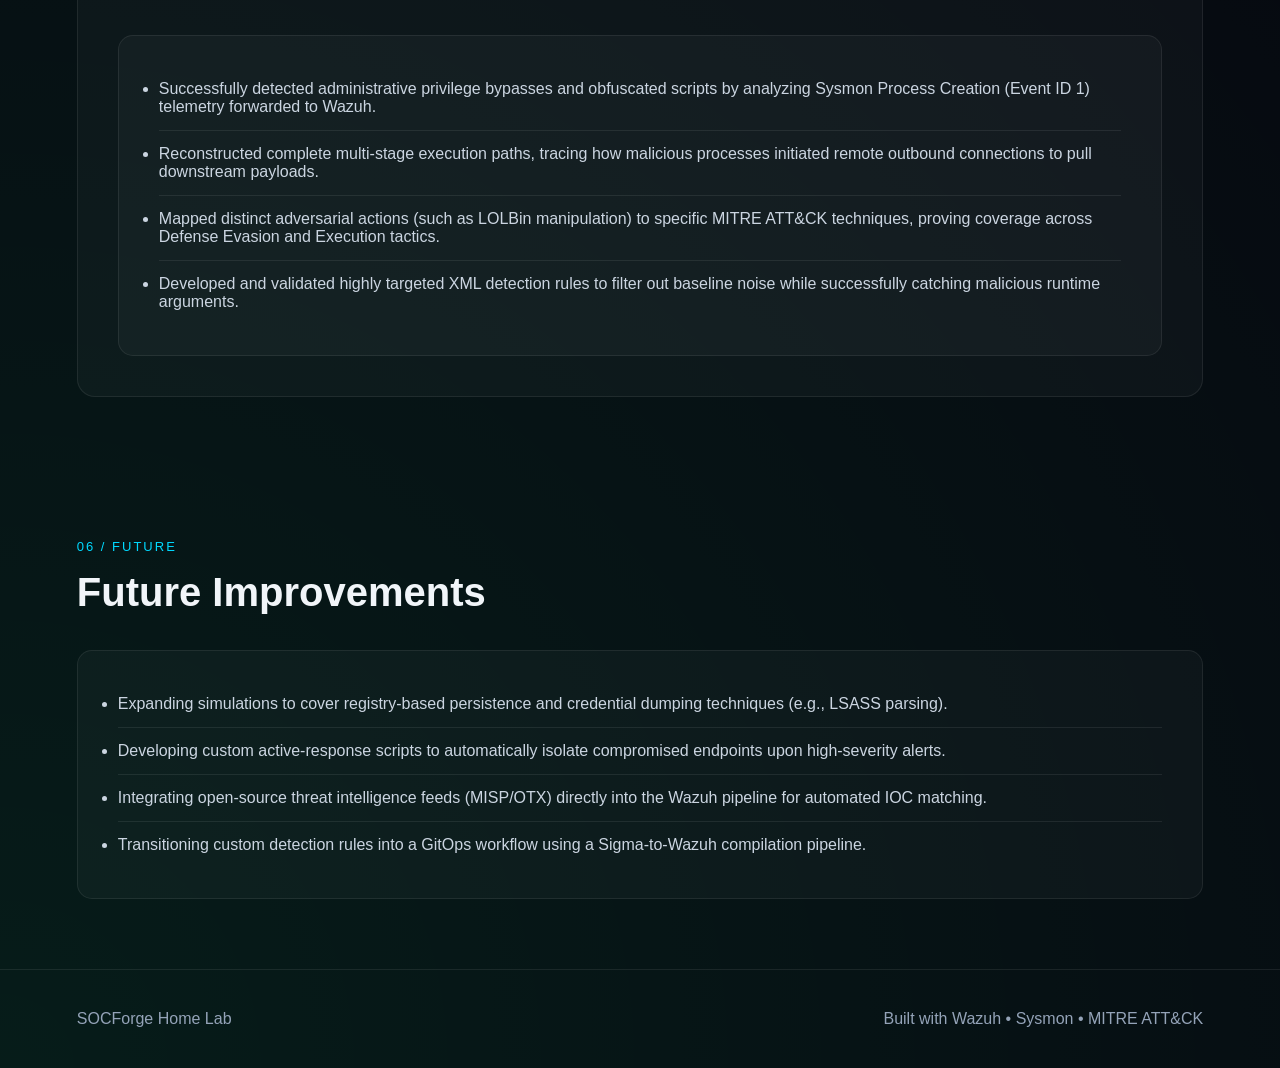
<file: documentation.html>
<!DOCTYPE html>
<html lang="en">

<head>

    <meta charset="UTF-8">

    <meta name="viewport" content="width=device-width, initial-scale=1.0">

    <title>SOCForge | Documentation</title>


    <link rel="stylesheet" href="css/style.css">

    <link rel="stylesheet" href="css/documentation.css">


</head>


<body>


    <header>

        <nav class="navbar">


            <a href="index.html" class="logo">

                <span class="logo-symbol">></span>
                SOCForge

            </a>



            <ul class="nav-links">

                <li>
                    <a href="index.html">Home</a>
                </li>

                <li>
                    <a href="overview.html">Overview</a>
                </li>

                <li>
                    <a href="detections.html">Detections</a>
                </li>

                <li>
                    <a href="simulations.html">Simulations</a>
                </li>

                <li>
                    <a href="dashboard.html">Dashboard</a>
                </li>

                <li>
                    <a class="active" href="documentation.html">Documentation</a>
                </li>

            </ul>



            <div class="nav-status">

                <span class="status-dot"></span>

                SYSTEM ONLINE

            </div>


        </nav>

    </header>






    <main>



        <section class="documentation-hero">


            <div class="hero-tag">

                <span></span>

                LAB DOCUMENTATION

            </div>



            <h1>

                SOC

                <br>

                <span>Engineering Report</span>

            </h1>



            <p>

                Technical documentation covering the design, implementation,
                testing, and investigation workflow of the SOCForge home lab.

            </p>


        </section>







        <section class="documentation-section">


            <div class="section-heading">

                <span>01 / OVERVIEW</span>

                <h2>Project Objective</h2>

            </div>



            <div class="doc-card">


                <p>

                    SOCForge is a simulated Security Operations Center environment
                    built to demonstrate endpoint monitoring, threat detection,
                    incident investigation, and adversary simulation.

                </p>


                <p>
                    By implementing open-source security technologies, this lab replicates
                    the operational lifecycle of an enterprise SOC. I engineered a pipeline to
                    ingest unstructured endpoint logs, normalize the telemetry, trigger correlated
                    alerts, and map adversarial behavior directly to the MITRE ATT&CK matrix.
                </p>


            </div>


        </section>








        <section class="documentation-section">


            <div class="section-heading">

                <span>02 / WORKFLOW</span>

                <h2>Detection Engineering Process</h2>

            </div>



            <div class="workflow-grid">


                <div class="workflow-card">

                    <h3>01</h3>

                    <h4>Attack Simulation</h4>

                    <p>

                        Controlled adversary techniques are executed against
                        the Windows endpoint.

                    </p>

                </div>



                <div class="workflow-card">

                    <h3>02</h3>

                    <h4>Telemetry Collection</h4>

                    <p>

                        Sysmon and Wazuh agents collect endpoint activity.

                    </p>

                </div>



                <div class="workflow-card">

                    <h3>03</h3>

                    <h4>Rule Development</h4>

                    <p>

                        Custom detection rules are created to identify malicious behavior.

                    </p>

                </div>



                <div class="workflow-card">

                    <h3>04</h3>

                    <h4>Investigation</h4>

                    <p>

                        Alerts are analyzed and mapped to attacker techniques.

                    </p>

                </div>



            </div>


        </section>








        <section class="documentation-section">


            <div class="section-heading">

                <span>03 / TECHNOLOGY</span>

                <h2>Security Stack</h2>

            </div>



            <div class="stack-list">


                <div>

                    <strong>Wazuh</strong>

                    <p>
                        SIEM/XDR platform used for alert generation and monitoring.
                    </p>

                </div>



                <div>

                    <strong>Sysmon</strong>

                    <p>
                        Windows telemetry collection for process and activity visibility.
                    </p>

                </div>



                <div>

                    <strong>MITRE ATT&CK</strong>

                    <p>
                        Framework used for classifying adversary techniques.
                    </p>

                </div>


                <div>

                    <strong>Virtualization (VirtualBox)</strong>
                    <p>
                        An isolated host-only network topology configured to safely simulate malicious behaviors without
                        risk of external exposure.
                    </p>

                </div>


            </div>


        </section>









        <section class="documentation-section">


            <div class="section-heading">

                <span>04 / EVIDENCE</span>

                <h2>Lab Evidence</h2>

            </div>



            <div class="evidence-box">


                <p>

                    Screenshots, alert captures, dashboards, and investigation
                    artifacts collected during SOCForge testing and attack simulations.

                </p>




                <div class="evidence-grid">



                    <div class="evidence-card">


                        <h3>

                            Wazuh Dashboard & Agent Information

                        </h3>


                        <p>

                            Proof of active endpoint monitoring, telemetry collection,
                            and Wazuh environment configuration.

                        </p>



                        <div class="evidence-images">


                            <img class="expand-image"
                                src="assets/screenshots/wazuh-dashboard/Wazuh_Dashboard_Sarvesh.png"
                                alt="Wazuh Dashboard">


                            <img class="expand-image" src="assets/screenshots/wazuh-dashboard/Wazuh_Events_Overview.png"
                                alt="Wazuh Events Overview">


                        </div>


                    </div>








                    <div class="evidence-card">


                        <h3>

                            PowerShell Detection Engineering

                        </h3>


                        <p>

                            Detection of suspicious PowerShell activity through Sysmon
                            telemetry, Wazuh rules, and MITRE ATT&CK mapping.

                        </p>



                        <div class="evidence-images">


                            <img class="expand-image"
                                src="assets/screenshots/powershell-detection/PowerShell_Detection_Rule_Config.png"
                                alt="PowerShell Detection Rule">


                            <img class="expand-image"
                                src="assets/screenshots/powershell-detection/PowerShell_MITRE_T1059_Details.png"
                                alt="MITRE PowerShell Mapping">


                            <img class="expand-image"
                                src="assets/screenshots/powershell-detection/Encoded_Command_Rule_92057.png"
                                alt="Encoded Command Detection">


                        </div>


                    </div>








                    <div class="evidence-card">


                        <h3>

                            Phase A Attack Chain

                        </h3>


                        <p>

                            Reconstruction of the initial adversary workflow including
                            hidden PowerShell execution and download activity.

                        </p>



                        <div class="evidence-images">


                            <img class="expand-image" src="assets/screenshots/phase-a/Timeline_01_Hidden_PowerShell.png"
                                alt="Hidden PowerShell Detection">


                            <img class="expand-image" src="assets/screenshots/phase-a/Timeline_02_Download_Activity.png"
                                alt="Download Activity Detection">


                        </div>


                    </div>








                    <div class="evidence-card">


                        <h3>

                            Phase B Attack Chain

                        </h3>


                        <p>

                            Analysis of living-off-the-land techniques involving
                            Windows utilities and execution methods.

                        </p>



                        <div class="evidence-images">


                            <img class="expand-image"
                                src="assets/screenshots/phase-b/Timeline_03_Certutil_Obfuscation.png"
                                alt="Certutil Detection">


                            <img class="expand-image" src="assets/screenshots/phase-b/Timeline_04_Mshta_Execution.png"
                                alt="Mshta Detection">


                            <img class="expand-image"
                                src="assets/screenshots/phase-b/Timeline_05_Rundll32_Execution.png"
                                alt="Rundll32 Detection">


                        </div>


                    </div>



                </div>


            </div>


        </section>



        <section class="documentation-section">


            <div class="section-heading">

                <span>05 / FINDINGS</span>

                <h2>Investigation Findings</h2>

            </div>



            <div class="doc-card">


                <p>

                    SOCForge successfully demonstrated a complete detection
                    engineering workflow, from adversary simulation to alert
                    investigation and evidence collection.

                </p>



                <ul class="future-list">
                    <li>
                        Successfully detected administrative privilege bypasses and obfuscated scripts
                        by analyzing Sysmon Process Creation (Event ID 1) telemetry forwarded to Wazuh.
                    </li>
                    <li>
                        Reconstructed complete multi-stage execution paths, tracing how malicious processes
                        initiated remote outbound connections to pull downstream payloads.
                    </li>
                    <li>
                        Mapped distinct adversarial actions (such as LOLBin manipulation) to specific
                        MITRE ATT&CK techniques, proving coverage across Defense Evasion and Execution tactics.
                    </li>
                    <li>
                        Developed and validated highly targeted XML detection rules to filter out baseline noise
                        while successfully catching malicious runtime arguments.
                    </li>
                </ul>


            </div>


        </section>





        <section class="documentation-section">


            <div class="section-heading">

                <span>06 / FUTURE</span>

                <h2>Future Improvements</h2>

            </div>



            <ul class="future-list">
                <li>Expanding simulations to cover registry-based persistence and credential dumping techniques (e.g.,
                    LSASS parsing).</li>
                <li>Developing custom active-response scripts to automatically isolate compromised endpoints upon
                    high-severity alerts.</li>
                <li>Integrating open-source threat intelligence feeds (MISP/OTX) directly into the Wazuh pipeline for
                    automated IOC matching.</li>
                <li>Transitioning custom detection rules into a GitOps workflow using a Sigma-to-Wazuh compilation
                    pipeline.</li>
            </ul>


        </section>




    </main>






    <footer>


        <p>
            SOCForge Home Lab
        </p>


        <p>
            Built with Wazuh • Sysmon • MITRE ATT&CK
        </p>


    </footer>

    <div class="image-modal">

        <span class="close-modal">&times;</span>

        <img class="modal-image">

    </div>


    <script src="js/main.js"></script>


</body>

</html>
</file>
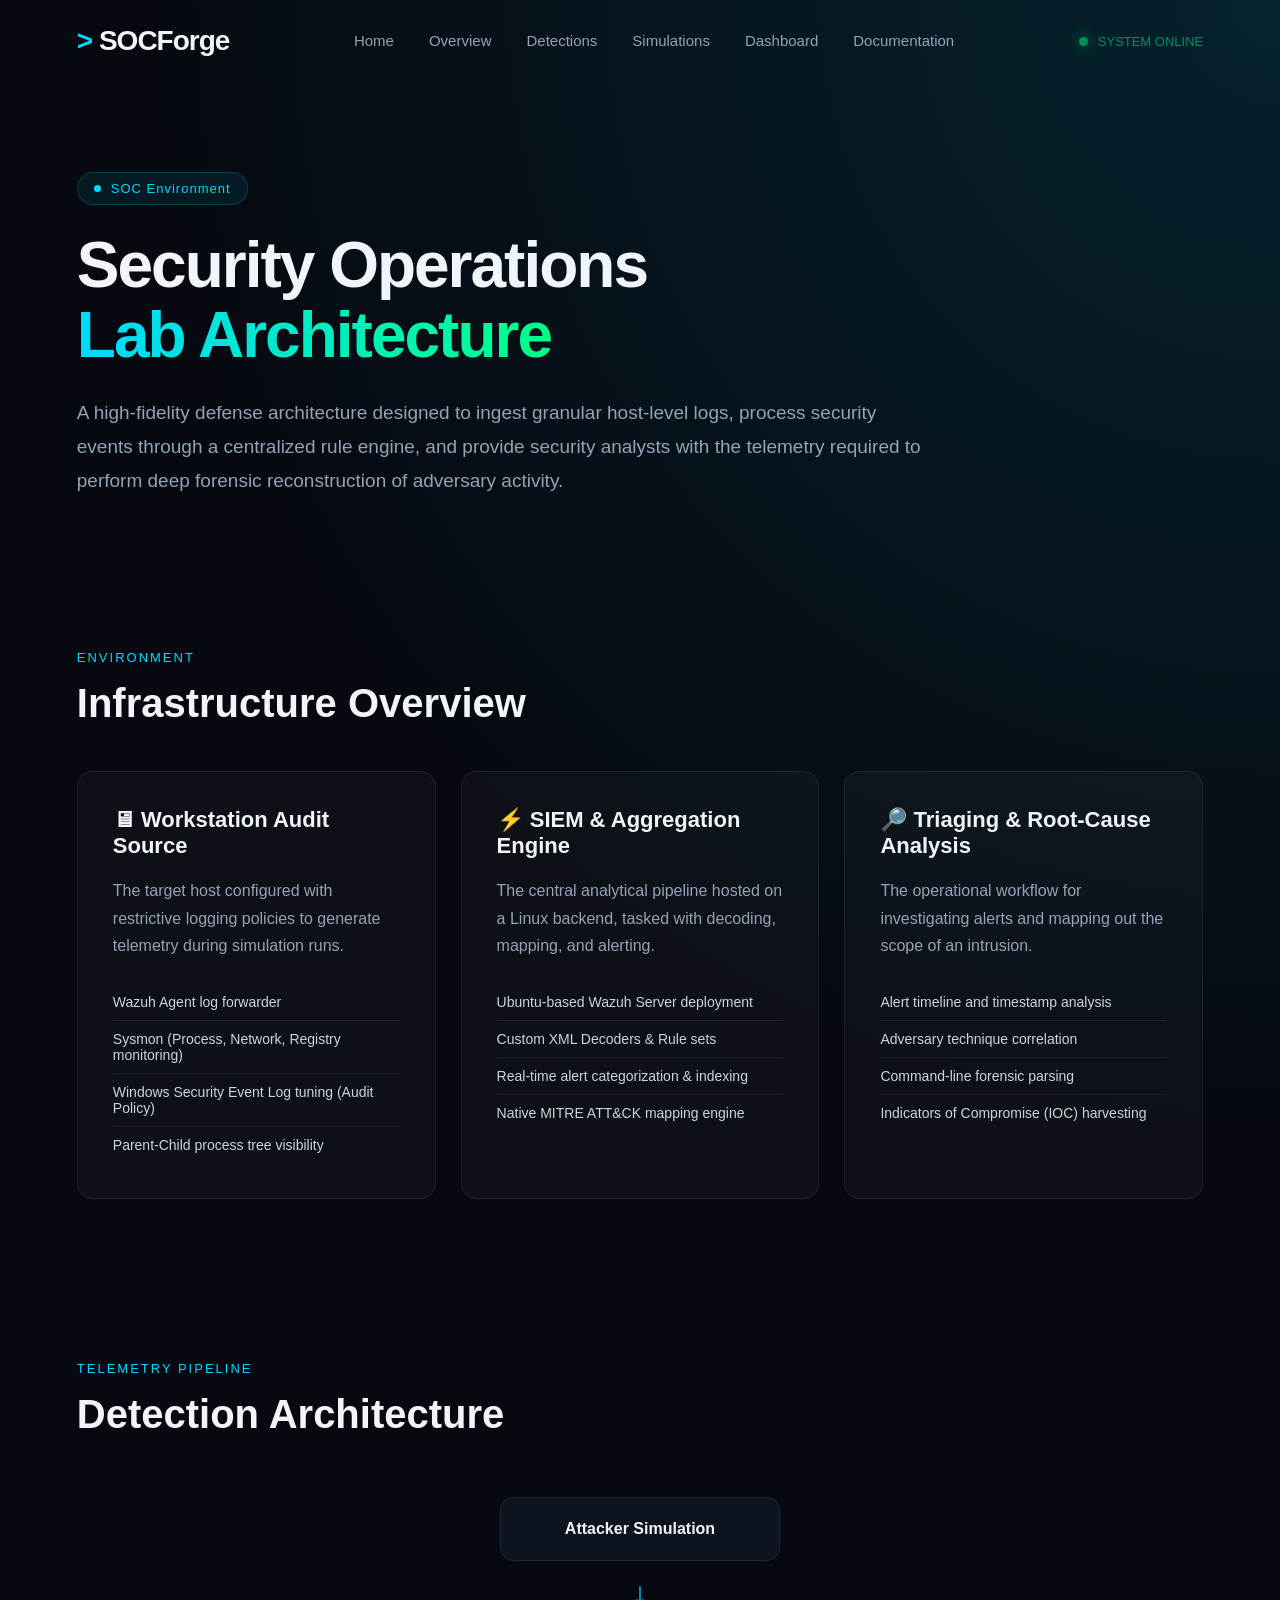
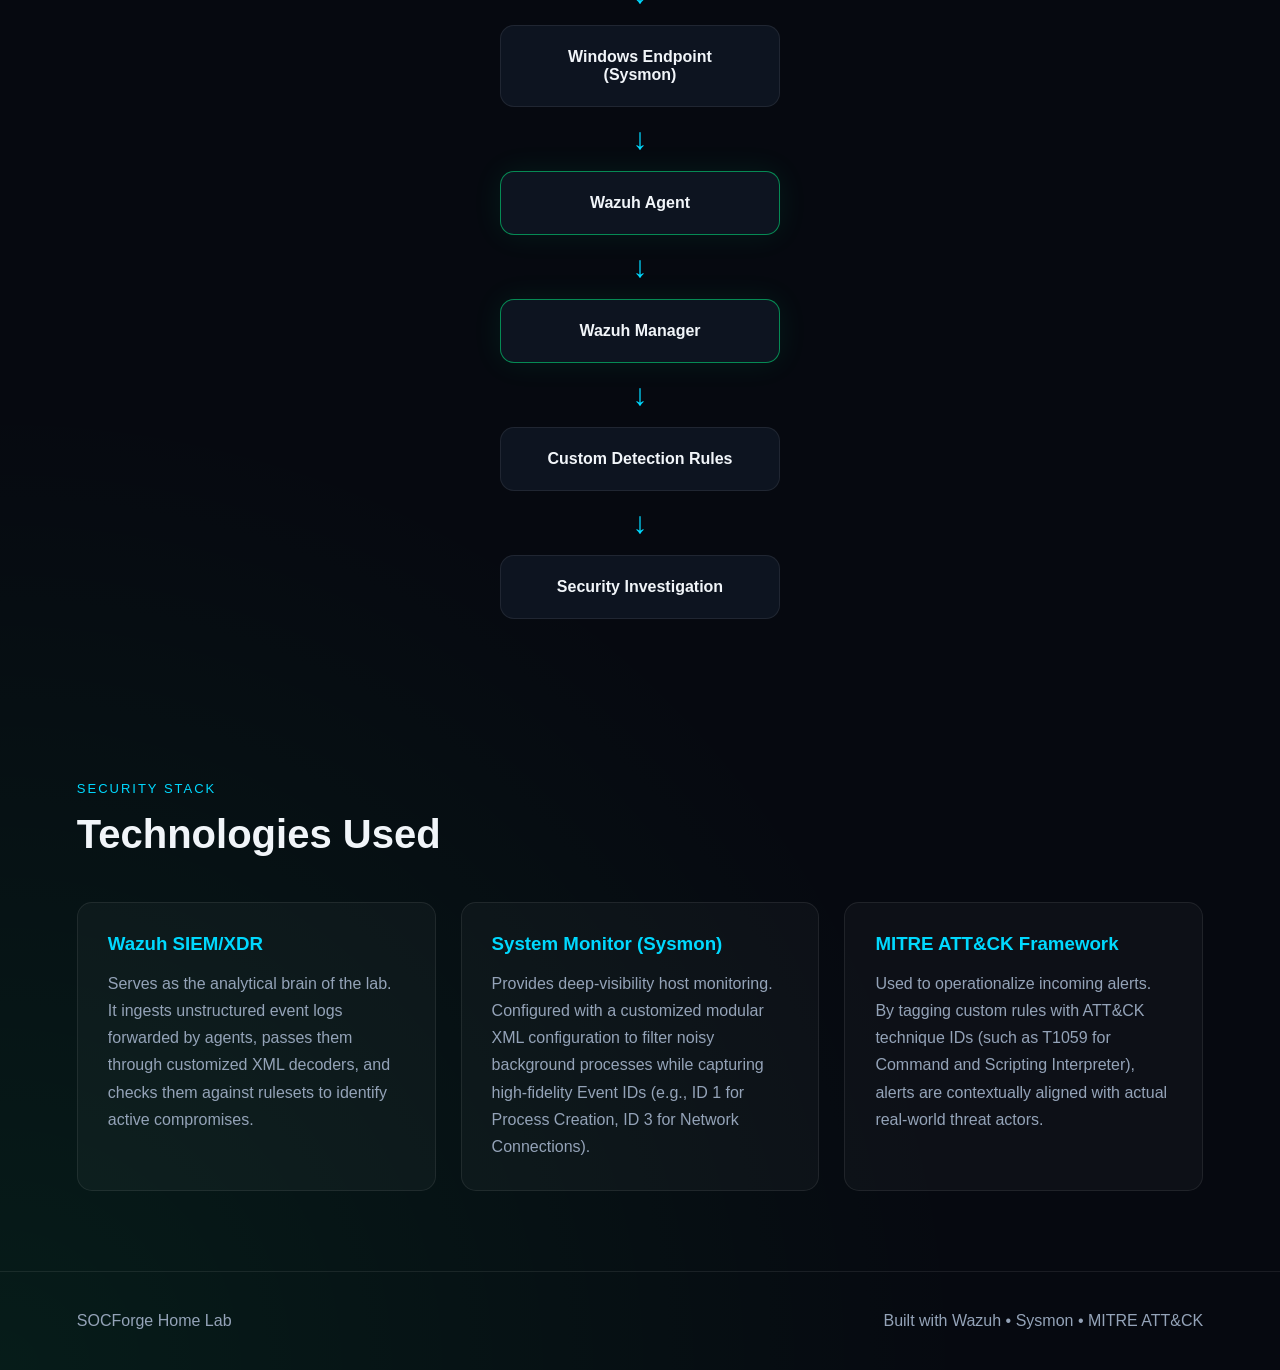
<file: overview.html>
<!DOCTYPE html>
<html lang="en">

<head>

    <meta charset="UTF-8">

    <meta name="viewport" content="width=device-width, initial-scale=1.0">

    <title>SOCForge | Overview</title>


    <link rel="stylesheet" href="css/style.css">

    <link rel="stylesheet" href="css/overview.css">


</head>


<body>


    <header>

        <nav class="navbar">

            <a href="index.html" class="logo">

                <span class="logo-symbol">></span>
                SOCForge

            </a>


            <ul class="nav-links">

                <li>
                    <a href="index.html">Home</a>
                </li>

                <li>
                    <a class="active" href="overview.html">Overview</a>
                </li>

                <li>
                    <a href="detections.html">Detections</a>
                </li>

                <li>
                    <a href="simulations.html">Simulations</a>
                </li>

                <li>
                    <a href="dashboard.html">Dashboard</a>
                </li>

                <li>
                    <a href="documentation.html">Documentation</a>
                </li>

            </ul>



            <div class="nav-status">

                <span class="status-dot"></span>

                SYSTEM ONLINE

            </div>


        </nav>

    </header>





    <main>



        <section class="overview-hero">


            <div class="hero-tag">

                <span></span>

                SOC Environment

            </div>



            <h1>

                Security Operations

                <br>

                <span>Lab Architecture</span>

            </h1>



            <p>
                A high-fidelity defense architecture designed to ingest granular host-level logs,
                process security events through a centralized rule engine, and provide security analysts
                with the telemetry required to perform deep forensic reconstruction of adversary activity.
            </p>


        </section>






        <section class="lab-overview">


            <div class="section-heading">

                <span>ENVIRONMENT</span>

                <h2>Infrastructure Overview</h2>

            </div>




            <div class="overview-grid">


                <div class="overview-card">
                    <h3>🖥 Workstation Audit Source</h3>
                    <p>
                        The target host configured with restrictive logging policies to generate telemetry during
                        simulation runs.
                    </p>
                    <ul>
                        <li>Wazuh Agent log forwarder</li>
                        <li>Sysmon (Process, Network, Registry monitoring)</li>
                        <li>Windows Security Event Log tuning (Audit Policy)</li>
                        <li>Parent-Child process tree visibility</li>
                    </ul>
                </div>

                <div class="overview-card">
                    <h3>⚡ SIEM & Aggregation Engine</h3>
                    <p>
                        The central analytical pipeline hosted on a Linux backend, tasked with decoding, mapping, and
                        alerting.
                    </p>
                    <ul>
                        <li>Ubuntu-based Wazuh Server deployment</li>
                        <li>Custom XML Decoders & Rule sets</li>
                        <li>Real-time alert categorization & indexing</li>
                        <li>Native MITRE ATT&CK mapping engine</li>
                    </ul>
                </div>

                <div class="overview-card">
                    <h3>🔎 Triaging & Root-Cause Analysis</h3>
                    <p>
                        The operational workflow for investigating alerts and mapping out the scope of an intrusion.
                    </p>
                    <ul>
                        <li>Alert timeline and timestamp analysis</li>
                        <li>Adversary technique correlation</li>
                        <li>Command-line forensic parsing</li>
                        <li>Indicators of Compromise (IOC) harvesting</li>
                    </ul>
                </div>


            </div>


        </section>








        <section class="data-flow">



            <div class="section-heading">

                <span>TELEMETRY PIPELINE</span>

                <h2>Detection Architecture</h2>

            </div>




            <div class="flow-container">



                <div class="flow-node">

                    Attacker Simulation

                </div>


                <div class="flow-arrow">

                    ↓

                </div>


                <div class="flow-node">

                    Windows Endpoint

                    <br>

                    (Sysmon)

                </div>



                <div class="flow-arrow">

                    ↓

                </div>



                <div class="flow-node highlight">

                    Wazuh Agent

                </div>



                <div class="flow-arrow">

                    ↓

                </div>



                <div class="flow-node highlight">

                    Wazuh Manager

                </div>



                <div class="flow-arrow">

                    ↓

                </div>



                <div class="flow-node">

                    Custom Detection Rules

                </div>



                <div class="flow-arrow">

                    ↓

                </div>



                <div class="flow-node">

                    Security Investigation

                </div>


            </div>


        </section>








        <section class="technology-section">


            <div class="section-heading">

                <span>SECURITY STACK</span>

                <h2>Technologies Used</h2>

            </div>



            <div class="tech-grid">


                <div>
                    <h3>Wazuh SIEM/XDR</h3>
                    <p>
                        Serves as the analytical brain of the lab. It ingests unstructured event logs forwarded by
                        agents, passes them through customized XML decoders, and checks them against rulesets to
                        identify active compromises.
                    </p>
                </div>

                <div>
                    <h3>System Monitor (Sysmon)</h3>
                    <p>
                        Provides deep-visibility host monitoring. Configured with a customized modular XML configuration
                        to filter noisy background processes while capturing high-fidelity Event IDs (e.g., ID 1 for
                        Process Creation, ID 3 for Network Connections).
                    </p>
                </div>

                <div>
                    <h3>MITRE ATT&CK Framework</h3>
                    <p>
                        Used to operationalize incoming alerts. By tagging custom rules with ATT&CK technique IDs (such
                        as T1059 for Command and Scripting Interpreter), alerts are contextually aligned with actual
                        real-world threat actors.
                    </p>
                </div>



            </div>


        </section>




    </main>






    <footer>


        <p>

            SOCForge Home Lab

        </p>


        <p>

            Built with Wazuh • Sysmon • MITRE ATT&CK

        </p>


    </footer>





    <script src="js/main.js"></script>


</body>

</html>
</file>
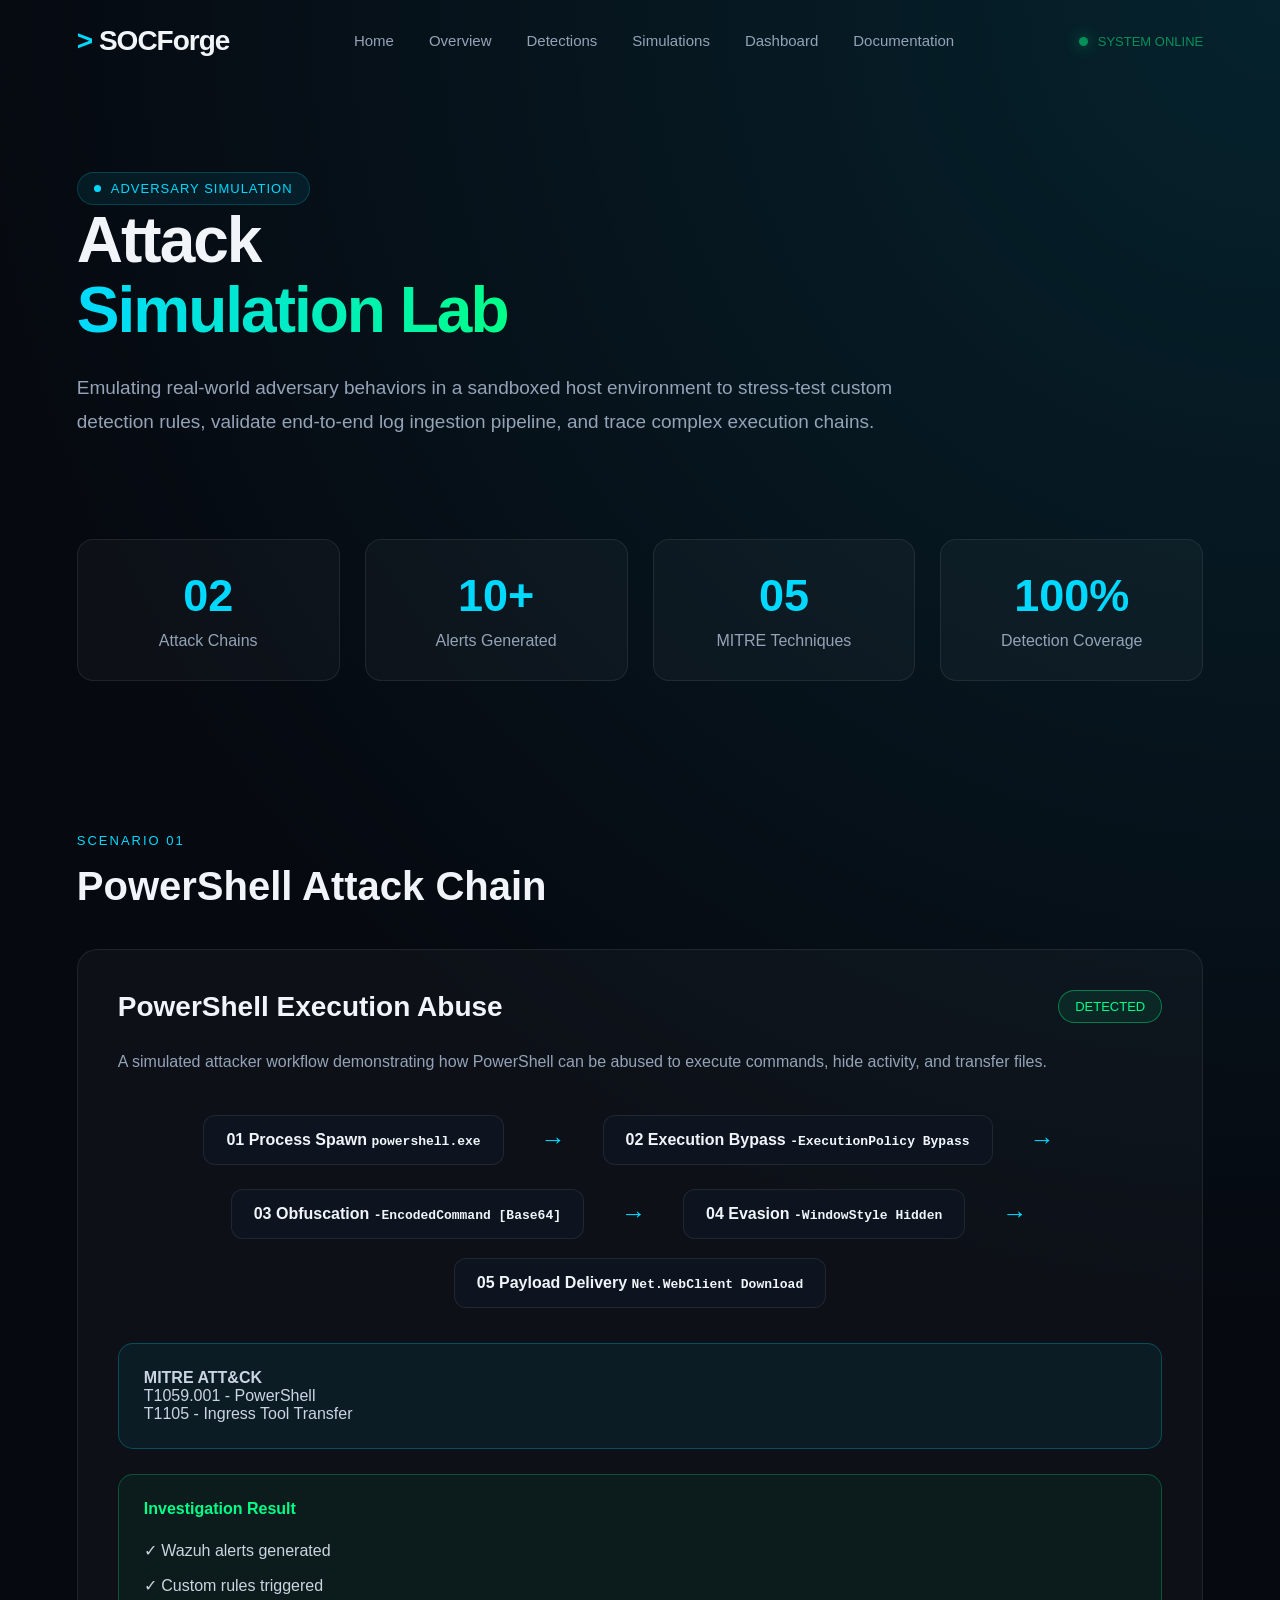
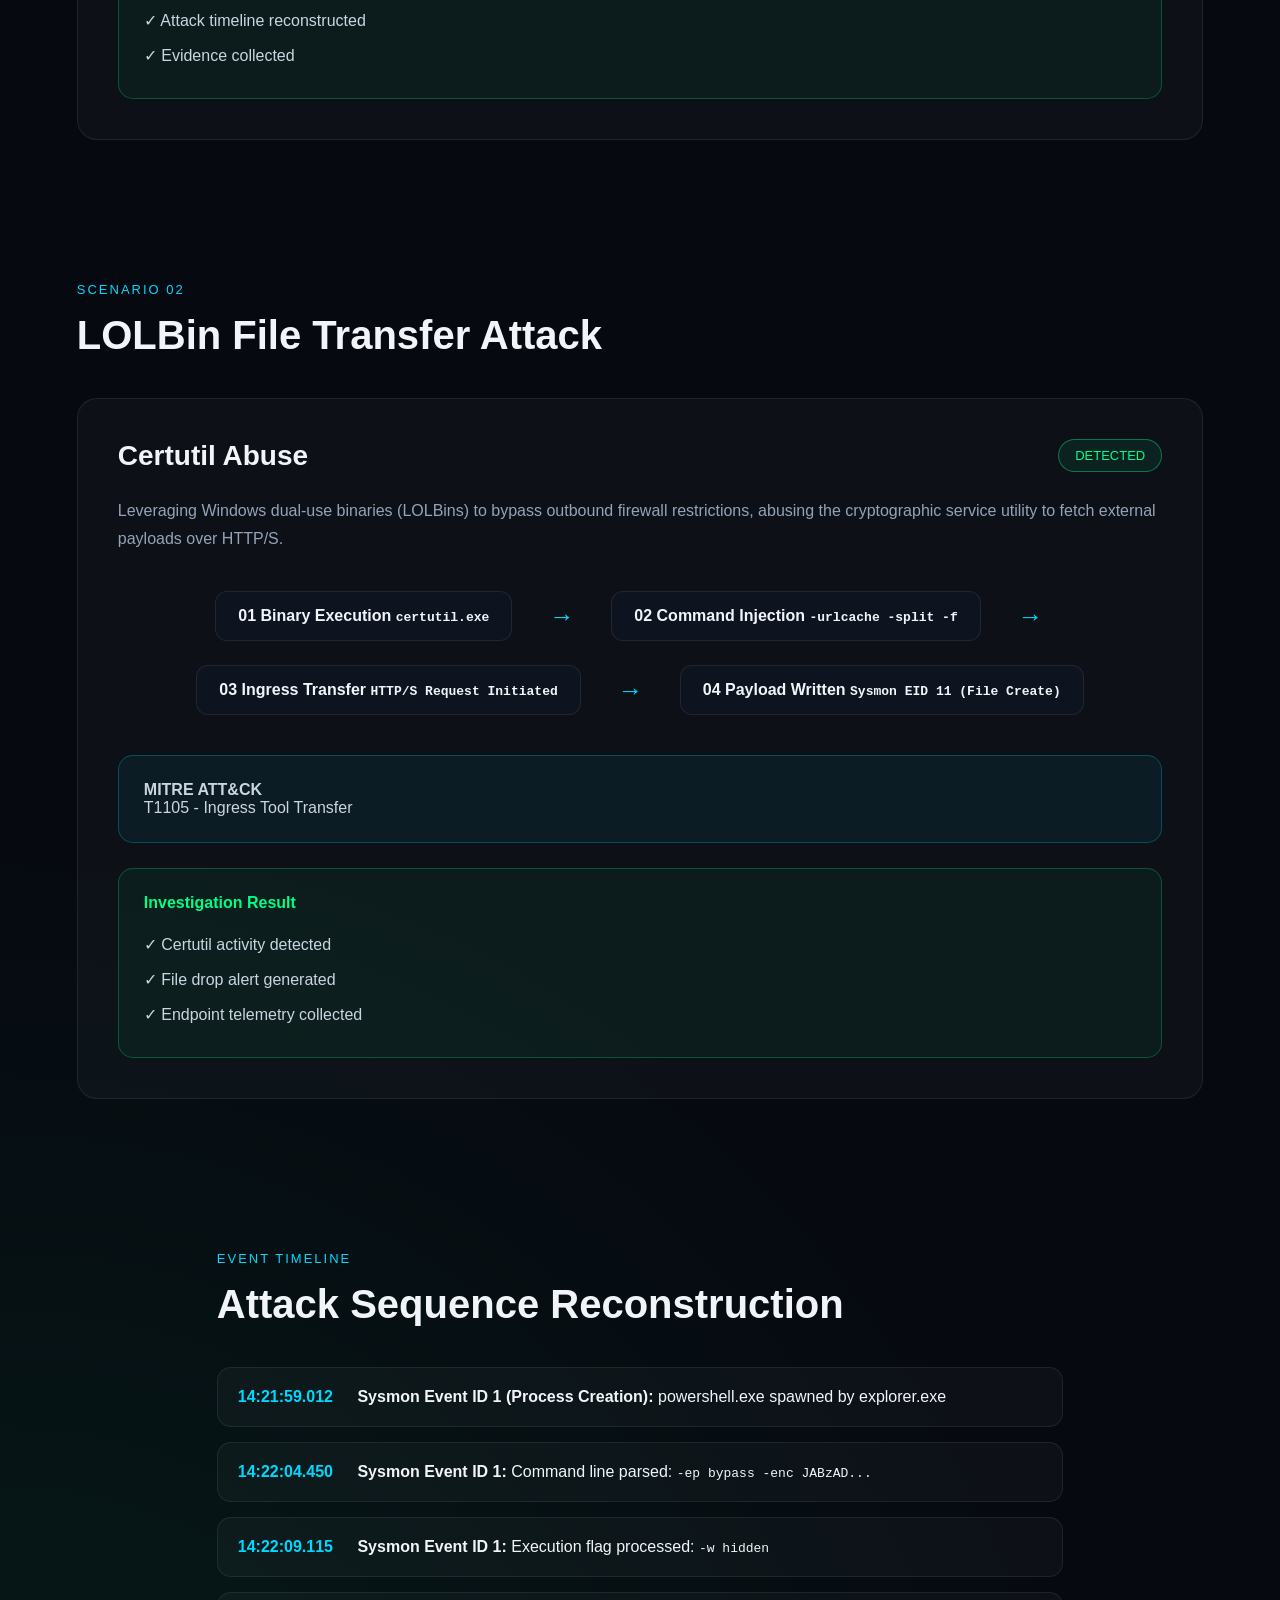
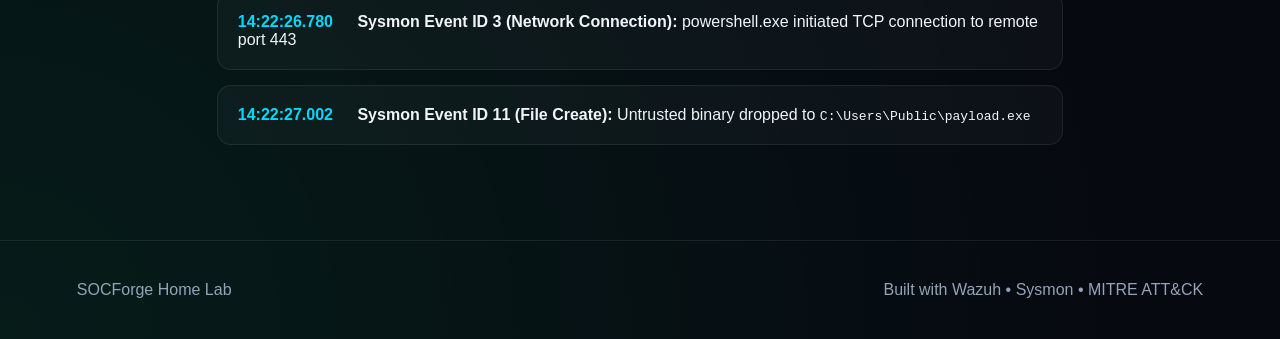
<file: simulations.html>
<!DOCTYPE html>
<html lang="en">

<head>

    <meta charset="UTF-8">

    <meta name="viewport" content="width=device-width, initial-scale=1.0">

    <title>SOCForge | Simulations</title>


    <link rel="stylesheet" href="css/style.css">

    <link rel="stylesheet" href="css/simulations.css">


</head>


<body>


    <header>

        <nav class="navbar">


            <a href="index.html" class="logo">

                <span class="logo-symbol">></span>
                SOCForge

            </a>



            <ul class="nav-links">

                <li>
                    <a href="index.html">Home</a>
                </li>

                <li>
                    <a href="overview.html">Overview</a>
                </li>

                <li>
                    <a href="detections.html">Detections</a>
                </li>

                <li>
                    <a class="active" href="simulations.html">Simulations</a>
                </li>

                <li>
                    <a href="dashboard.html">Dashboard</a>
                </li>

                <li>
                    <a href="documentation.html">Documentation</a>
                </li>

            </ul>



            <div class="nav-status">

                <span class="status-dot"></span>

                SYSTEM ONLINE

            </div>


        </nav>

    </header>







    <main>





        <section class="simulations-hero">


            <div class="hero-tag">

                <span></span>

                ADVERSARY SIMULATION

            </div>



            <h1>

                Attack

                <br>

                <span>Simulation Lab</span>

            </h1>



            <p>
                Emulating real-world adversary behaviors in a sandboxed host environment
                to stress-test custom detection rules, validate end-to-end log ingestion pipeline,
                and trace complex execution chains.
            </p>


        </section>









        <section class="simulation-stats">


            <div class="stats-grid">


                <div class="stat-card">

                    <h2>02</h2>

                    <p>Attack Chains</p>

                </div>



                <div class="stat-card">

                    <h2>10+</h2>

                    <p>Alerts Generated</p>

                </div>



                <div class="stat-card">

                    <h2>05</h2>

                    <p>MITRE Techniques</p>

                </div>



                <div class="stat-card">

                    <h2>100%</h2>

                    <p>Detection Coverage</p>

                </div>



            </div>


        </section>









        <section class="simulation-section">



            <div class="section-heading">

                <span>SCENARIO 01</span>

                <h2>PowerShell Attack Chain</h2>

            </div>





            <div class="simulation-card">



                <div class="simulation-header">

                    <h3>

                        PowerShell Execution Abuse

                    </h3>


                    <span class="status-success">

                        DETECTED

                    </span>


                </div>





                <p>

                    A simulated attacker workflow demonstrating how
                    PowerShell can be abused to execute commands,
                    hide activity, and transfer files.

                </p>





                <div class="attack-flow">

                    <div class="flow-step">
                        <span class="step-num">01</span>
                        <span class="step-title">Process Spawn</span>
                        <code class="step-detail">powershell.exe</code>
                    </div>

                    <div class="flow-arrow">→</div>

                    <div class="flow-step">
                        <span class="step-num">02</span>
                        <span class="step-title">Execution Bypass</span>
                        <code class="step-detail">-ExecutionPolicy Bypass</code>
                    </div>

                    <div class="flow-arrow">→</div>

                    <div class="flow-step">
                        <span class="step-num">03</span>
                        <span class="step-title">Obfuscation</span>
                        <code class="step-detail">-EncodedCommand [Base64]</code>
                    </div>

                    <div class="flow-arrow">→</div>

                    <div class="flow-step">
                        <span class="step-num">04</span>
                        <span class="step-title">Evasion</span>
                        <code class="step-detail">-WindowStyle Hidden</code>
                    </div>

                    <div class="flow-arrow">→</div>

                    <div class="flow-step">
                        <span class="step-num">05</span>
                        <span class="step-title">Payload Delivery</span>
                        <code class="step-detail">Net.WebClient Download</code>
                    </div>

                </div>






                <div class="technique-box">


                    <strong>MITRE ATT&CK</strong>

                    <br>

                    T1059.001 - PowerShell

                    <br>

                    T1105 - Ingress Tool Transfer


                </div>






                <div class="result-box">


                    <strong>Investigation Result</strong>


                    <ul>

                        <li>✓ Wazuh alerts generated</li>

                        <li>✓ Custom rules triggered</li>

                        <li>✓ Attack timeline reconstructed</li>

                        <li>✓ Evidence collected</li>

                    </ul>


                </div>



            </div>



        </section>









        <section class="simulation-section">



            <div class="section-heading">

                <span>SCENARIO 02</span>

                <h2>LOLBin File Transfer Attack</h2>

            </div>





            <div class="simulation-card">



                <div class="simulation-header">


                    <h3>

                        Certutil Abuse

                    </h3>



                    <span class="status-success">

                        DETECTED

                    </span>


                </div>





                <p>
                    Leveraging Windows dual-use binaries (LOLBins) to bypass outbound firewall restrictions,
                    abusing the cryptographic service utility to fetch external payloads over HTTP/S.
                </p>





                <div class="attack-flow">

                    <div class="flow-step">
                        <span class="step-num">01</span>
                        <span class="step-title">Binary Execution</span>
                        <code class="step-detail">certutil.exe</code>
                    </div>

                    <div class="flow-arrow">→</div>

                    <div class="flow-step">
                        <span class="step-num">02</span>
                        <span class="step-title">Command Injection</span>
                        <code class="step-detail">-urlcache -split -f</code>
                    </div>

                    <div class="flow-arrow">→</div>

                    <div class="flow-step">
                        <span class="step-num">03</span>
                        <span class="step-title">Ingress Transfer</span>
                        <code class="step-detail">HTTP/S Request Initiated</code>
                    </div>

                    <div class="flow-arrow">→</div>

                    <div class="flow-step highlight">
                        <span class="step-num">04</span>
                        <span class="step-title">Payload Written</span>
                        <code class="step-detail">Sysmon EID 11 (File Create)</code>
                    </div>

                </div>






                <div class="technique-box">


                    <strong>MITRE ATT&CK</strong>

                    <br>

                    T1105 - Ingress Tool Transfer


                </div>






                <div class="result-box">


                    <strong>Investigation Result</strong>


                    <ul>

                        <li>✓ Certutil activity detected</li>

                        <li>✓ File drop alert generated</li>

                        <li>✓ Endpoint telemetry collected</li>

                    </ul>


                </div>



            </div>



        </section>









        <section class="timeline-section">



            <div class="section-heading">

                <span>EVENT TIMELINE</span>

                <h2>Attack Sequence Reconstruction</h2>

            </div>





            <div class="timeline">

                <div>
                    <span>14:21:59.012</span>
                    <strong>Sysmon Event ID 1 (Process Creation):</strong> powershell.exe spawned by explorer.exe
                </div>

                <div>
                    <span>14:22:04.450</span>
                    <strong>Sysmon Event ID 1:</strong> Command line parsed: <code>-ep bypass -enc JABzAD...</code>
                </div>

                <div>
                    <span>14:22:09.115</span>
                    <strong>Sysmon Event ID 1:</strong> Execution flag processed: <code>-w hidden</code>
                </div>

                <div>
                    <span>14:22:26.780</span>
                    <strong>Sysmon Event ID 3 (Network Connection):</strong> powershell.exe initiated TCP connection to
                    remote port 443
                </div>

                <div>
                    <span>14:22:27.002</span>
                    <strong>Sysmon Event ID 11 (File Create):</strong> Untrusted binary dropped to
                    <code>C:\Users\Public\payload.exe</code>
                </div>

            </div>



        </section>





    </main>






    <footer>


        <p>

            SOCForge Home Lab

        </p>


        <p>

            Built with Wazuh • Sysmon • MITRE ATT&CK

        </p>


    </footer>





    <script src="js/main.js"></script>


</body>

</html>
</file>
<file: css/style.css>
/* ==============================
   SOCForge Global Styles
================================ */


* {

    margin: 0;
    padding: 0;
    box-sizing: border-box;

}


:root {

    --background: #060910;
    --surface: #0d1420;
    --surface-light: #121c2b;

    --primary: #00d9ff;
    --secondary: #00ff88;

    --text: #f1f5f9;
    --muted: #94a3b8;

    --border: rgba(255, 255, 255, 0.08);

    --danger: #ff4d6d;
    --warning: #ffcc00;

}



html {

    scroll-behavior: smooth;

}



body {

    background:
        radial-gradient(circle at top right, rgba(0, 217, 255, 0.12), transparent 35%),
        radial-gradient(circle at bottom left, rgba(0, 255, 136, 0.08), transparent 30%),
        var(--background);

    color: var(--text);

    font-family:
        "Inter",
        "Segoe UI",
        Arial,
        sans-serif;

    min-height: 100vh;

}




a {

    text-decoration: none;
    color: inherit;

}





/* ==============================
   Navigation
================================ */



.navbar-container {

    width: 100%;

}



.navbar {

    max-width: 1400px;

    margin: auto;

    padding: 25px 6%;

    display: flex;

    align-items: center;

    justify-content: space-between;

}



.logo {

    font-size: 28px;

    font-weight: 800;

    letter-spacing: -1px;

    color: var(--text);

}



.logo-symbol {

    color: var(--primary);

}



.nav-links {

    display: flex;

    list-style: none;

    gap: 35px;

}



.nav-links a {

    color: var(--muted);

    font-size: 15px;

    transition: .3s ease;

}



.nav-links a:hover {

    color: var(--primary);

}




.nav-status {

    display: flex;

    align-items: center;

    gap: 10px;

    font-size: 13px;

    color: var(--secondary);

}



.status-dot {

    width: 9px;

    height: 9px;

    background: var(--secondary);

    border-radius: 50%;

    box-shadow:
        0 0 15px var(--secondary);

    animation: pulse 2s infinite;

}




/* ==============================
   Hero
================================ */



.hero {

    max-width: 1400px;

    margin: auto;

    min-height: 80vh;

    padding: 80px 6%;

    display: flex;

    align-items: center;

    justify-content: space-between;

    gap: 60px;

}




.hero-content {

    max-width: 700px;

}



.hero-tag {

    display: inline-flex;

    align-items: center;

    gap: 10px;

    padding: 8px 16px;

    border-radius: 30px;

    background: rgba(0, 217, 255, 0.08);

    border: 1px solid rgba(0, 217, 255, 0.2);

    color: var(--primary);

    font-size: 13px;

    letter-spacing: 1px;

}



.hero-tag span {

    width: 7px;

    height: 7px;

    background: var(--primary);

    border-radius: 50%;

}





.hero h1 {

    margin-top: 30px;

    font-size: clamp(45px, 5vw, 75px);

    line-height: 1.05;

    letter-spacing: -2px;

}



.hero h1 span {

    display: block;

    background: linear-gradient(90deg,
            var(--primary),
            var(--secondary));

    background-clip: text;

    color: transparent;

}




.hero p {

    margin-top: 25px;

    color: var(--muted);

    font-size: 19px;

    line-height: 1.8;

}




/* Buttons */



.hero-buttons {

    display: flex;

    gap: 20px;

    margin-top: 40px;

}



.primary-button,
.secondary-button {


    padding: 15px 28px;

    border-radius: 8px;

    font-weight: 600;

    transition: .3s ease;

}



.primary-button {

    background: var(--primary);

    color: #001018;

}



.primary-button:hover {

    transform: translateY(-3px);

    box-shadow:
        0 10px 30px rgba(0, 217, 255, .25);

}



.secondary-button {

    border: 1px solid var(--border);

    background: rgba(255, 255, 255, .03);

}



.secondary-button:hover {

    border-color: var(--primary);

}




.technology-stack {

    display: flex;

    gap: 12px;

    margin-top: 35px;

    flex-wrap: wrap;

}



.technology-stack span {

    padding: 8px 15px;

    border-radius: 20px;

    background: var(--surface);

    border: 1px solid var(--border);

    color: var(--muted);

    font-size: 13px;

}





/* ==============================
   Terminal
================================ */



.hero-terminal {

    width: 430px;

    background: #05070c;

    border: 1px solid var(--border);

    border-radius: 15px;

    overflow: hidden;

    box-shadow:
        0 30px 80px rgba(0, 0, 0, .5);

}




.terminal-header {

    display: flex;

    align-items: center;

    gap: 15px;

    padding: 15px;

    background: #0b111b;

}



.terminal-controls {

    display: flex;

    gap: 7px;

}



.terminal-controls span {

    width: 10px;

    height: 10px;

    border-radius: 50%;

    background: #334155;

}



.terminal-header p {

    color: var(--muted);

    font-size: 13px;

}



.terminal-body {

    padding: 25px;

    font-family: monospace;

    line-height: 2;

    font-size: 14px;

}



.green {

    color: var(--secondary);

}


.blue {

    color: var(--primary);

}


.yellow {

    color: var(--warning);

}


.red {

    color: var(--danger);

}





/* ==============================
 Metrics
================================ */



.metrics {

    max-width: 1400px;

    margin: auto;

    padding: 30px 6%;

    display: grid;

    grid-template-columns: repeat(4, 1fr);

    gap: 25px;

}




.metric-card,
.capability-card {

    background:
        rgba(255, 255, 255, .03);

    border: 1px solid var(--border);

    border-radius: 16px;

    padding: 30px;

    transition: .3s ease;

}



.metric-card:hover,
.capability-card:hover {

    transform: translateY(-5px);

    border-color: rgba(0, 217, 255, .4);

}



.metric-card h2 {

    font-size: 45px;

    color: var(--primary);

}



.metric-card p {

    color: var(--muted);

    margin-top: 10px;

}





/* ==============================
 Sections
================================ */



.architecture-preview,
.capabilities {

    max-width: 1400px;

    margin: auto;

    padding: 100px 6%;

}



.section-heading span {

    color: var(--primary);

    font-size: 13px;

    letter-spacing: 2px;

}



.section-heading h2 {

    margin-top: 15px;

    font-size: 40px;

}




.architecture-flow {

    margin-top: 50px;

    display: flex;

    justify-content: center;

    align-items: center;

    flex-wrap: wrap;

    gap: 15px;

}



.architecture-node {

    padding: 20px 30px;

    border-radius: 12px;

    background: var(--surface);

    border: 1px solid var(--border);

}



.architecture-node.highlight {

    border-color: var(--secondary);

}



.arrow {

    color: var(--primary);

}





.capability-grid {

    margin-top: 45px;

    display: grid;

    grid-template-columns: repeat(3, 1fr);

    gap: 25px;

}



.capability-card h3 {

    font-size: 22px;

    margin-bottom: 15px;

}



.capability-card p {

    color: var(--muted);

    line-height: 1.7;

}





footer {

    border-top: 1px solid var(--border);

    padding: 40px 6%;

    display: flex;

    justify-content: space-between;

    color: var(--muted);

}





/* ==============================
 Animations
================================ */



@keyframes pulse {

    50% {

        opacity: .4;

    }

}




/* ==============================
 Responsive
================================ */



@media(max-width:1000px) {


    .hero {

        flex-direction: column;

    }


    .hero-terminal {

        width: 100%;

    }


    .metrics {

        grid-template-columns: repeat(2, 1fr);

    }


    .capability-grid {

        grid-template-columns: 1fr;

    }


    .nav-links {

        display: none;

    }

}


@media(max-width:600px) {


    .metrics {

        grid-template-columns: 1fr;

    }


    footer {

        flex-direction: column;

        gap: 20px;

    }

}

/* ==================================
   Page Transition Animation
================================== */


body {

    opacity: 0;

    transform: translateY(8px);

    transition:
        opacity .35s ease,
        transform .35s ease;

}



body.page-loaded {

    opacity: 1;

    transform: translateY(0);

}

.image-modal {

    display: none;

    position: fixed;

    z-index: 9999;

    inset: 0;

    background: rgba(0, 0, 0, .85);

    justify-content: center;

    align-items: center;

    padding: 40px;

}

.image-modal.active {

    display: flex;

}

.modal-image {

    max-width: 95%;

    max-height: 90vh;

    border-radius: 12px;

}

.close-modal {

    position: absolute;

    top: 25px;

    right: 40px;

    font-size: 45px;

    color: white;

    cursor: pointer;

}
</file>
<file: css/dashboard.css>
/* ==================================
   SOCForge Dashboard Page Styles
================================== */


/* Hero */


.dashboard-hero {

    max-width: 1400px;

    margin: auto;

    padding: 90px 6% 70px;

}



.dashboard-hero h1 {

    font-size: clamp(45px, 5vw, 70px);

    line-height: 1.1;

    letter-spacing: -2px;

}



.dashboard-hero h1 span {

    background: linear-gradient(90deg,
            var(--primary),
            var(--secondary));

    background-clip: text;

    color: transparent;

}



.dashboard-hero p {

    margin-top: 25px;

    max-width: 850px;

    color: var(--muted);

    font-size: 19px;

    line-height: 1.8;

}





/* Shared Sections */


.dashboard-overview,
.evidence-section,
.detection-summary,
.workflow-section {

    max-width: 1400px;

    margin: auto;

    padding: 70px 6%;

}






/* Environment Cards */


.dashboard-grid {

    margin-top: 45px;

    display: grid;

    grid-template-columns: repeat(3, 1fr);

    gap: 25px;

}



.dashboard-card {

    background:

        rgba(255, 255, 255, .03);

    border: 1px solid var(--border);

    border-radius: 18px;

    padding: 35px;

    transition: .3s ease;

}



.dashboard-card:hover {

    transform: translateY(-8px);

    border-color: rgba(0, 217, 255, .5);

}



.dashboard-card h3 {

    font-size: 22px;

    margin-bottom: 15px;

}



.dashboard-card p {

    color: var(--muted);

    line-height: 1.7;

}



.card-status {

    display: inline-block;

    margin-top: 20px;

    padding: 7px 15px;

    border-radius: 20px;

    color: #00ff88;

    background: rgba(0, 255, 136, .08);

    border: 1px solid rgba(0, 255, 136, .3);

    font-size: 13px;

}





/* Evidence Gallery */


.evidence-grid {

    margin-top: 45px;

    display: grid;

    grid-template-columns: repeat(3, 1fr);

    gap: 25px;

}



.evidence-card {

    background:

        rgba(255, 255, 255, .03);

    border: 1px solid var(--border);

    border-radius: 18px;

    padding: 25px;

}



.image-placeholder {

    height: 220px;

    display: flex;

    justify-content: center;

    align-items: center;

    background:

        rgba(0, 0, 0, .25);

    border: 1px dashed rgba(255, 255, 255, .2);

    border-radius: 12px;

    color: var(--muted);

    margin-bottom: 25px;

}



.evidence-card h3 {

    margin-bottom: 12px;

}



.evidence-card p {

    color: var(--muted);

    line-height: 1.6;

}







/* Detection Table */


.table-container {

    margin-top: 40px;

    overflow-x: auto;

}



table {

    width: 100%;

    border-collapse: collapse;

    background:

        rgba(255, 255, 255, .03);

    border-radius: 15px;

    overflow: hidden;

}



th {

    text-align: left;

    padding: 18px;

    color: var(--primary);

    border-bottom:

        1px solid var(--border);

}



td {

    padding: 18px;

    color: #cbd5e1;

    border-bottom:

        1px solid var(--border);

}



tr:last-child td {

    border: none;

}





/* Workflow */


.workflow {

    margin-top: 45px;

    display: flex;

    flex-direction: column;

    gap: 20px;

}



.workflow div {

    display: flex;

    align-items: center;

    gap: 25px;

    padding: 25px;

    background:

        rgba(255, 255, 255, .03);

    border: 1px solid var(--border);

    border-radius: 15px;

    font-weight: 600;

}



.workflow span {

    display: flex;

    align-items: center;

    justify-content: center;

    width: 45px;

    height: 45px;

    border-radius: 50%;

    background: var(--surface);

    color: var(--primary);

    border: 1px solid var(--border);

}






/* Responsive */


@media(max-width:1000px) {


    .dashboard-grid,
    .evidence-grid {

        grid-template-columns: 1fr;

    }


}



@media(max-width:600px) {


    .workflow div {

        flex-direction: column;

        align-items: flex-start;

    }


}

.evidence-card img {

    width: 100%;

    height: 250px;

    object-fit: cover;

    border-radius: 12px;

    border: 1px solid var(--border);

    cursor: pointer;

    transition: .3s ease;

}


.evidence-card img:hover {

    transform: scale(1.03);

    border-color: var(--primary);

}

/* Dashboard Metrics */


.metrics-section {

    max-width: 1400px;

    margin: auto;

    padding: 20px 6% 70px;

}




.metrics-grid {

    display: grid;

    grid-template-columns: repeat(4, 1fr);

    gap: 25px;

}




.metric-card {

    padding: 35px;

    text-align: center;

    background:

        rgba(255, 255, 255, .03);

    border: 1px solid var(--border);

    border-radius: 18px;

    transition: .3s ease;

}




.metric-card:hover {

    transform: translateY(-8px);

    border-color: var(--primary);

    box-shadow:

        0 20px 45px rgba(0, 0, 0, .3);

}




.metric-card h2 {

    font-size: 45px;

    margin-bottom: 10px;

    background: linear-gradient(90deg,
            var(--primary),
            var(--secondary));

    background-clip: text;

    color: transparent;

}




.metric-card p {

    color: var(--muted);

    font-size: 15px;

}





@media(max-width:1000px) {


    .metrics-grid {

        grid-template-columns: repeat(2, 1fr);

    }


}



@media(max-width:600px) {


    .metrics-grid {

        grid-template-columns: 1fr;

    }


}
</file>
<file: css/detections.css>
/* ==================================
   SOCForge Detection Engineering Styles
================================== */


/* Hero */

.detections-hero {

    max-width: 1400px;

    margin: auto;

    padding: 90px 6% 70px;

}



.detections-hero .hero-tag {

    margin-bottom: 25px;

}



.detections-hero h1 {

    font-size: clamp(45px, 5vw, 70px);

    line-height: 1.1;

    letter-spacing: -2px;

}



.detections-hero h1 span {

    background: linear-gradient(90deg,
            var(--primary),
            var(--secondary));

    background-clip: text;

    color: transparent;

}



.detections-hero p {

    margin-top: 25px;

    max-width: 850px;

    color: var(--muted);

    font-size: 19px;

    line-height: 1.8;

}







/* Statistics */


.stats-section {

    max-width: 1400px;

    margin: auto;

    padding: 20px 6% 80px;

}



.stats-grid {

    display: grid;

    grid-template-columns: repeat(4, 1fr);

    gap: 25px;

}



.stat-card {

    background:
        rgba(255, 255, 255, .03);

    border: 1px solid var(--border);

    border-radius: 16px;

    padding: 35px;

    text-align: center;

    transition: .3s ease;

}



.stat-card:hover {

    transform: translateY(-8px);

    border-color: var(--primary);

}



.stat-card h2 {

    font-size: 45px;

    margin-bottom: 10px;

    background: linear-gradient(90deg,
            var(--primary),
            var(--secondary));

    background-clip: text;

    color: transparent;

}



.stat-card p {

    color: var(--muted);

}







/* Detection Section */


.detections-section {

    max-width: 1400px;

    margin: auto;

    padding: 80px 6%;

}



.detections-grid {

    margin-top: 45px;

    display: grid;

    grid-template-columns: repeat(3, 1fr);

    gap: 25px;

}






/* Detection Cards */


.detection-card {

    background:

        rgba(255, 255, 255, .03);

    border: 1px solid var(--border);

    border-radius: 18px;

    padding: 32px;

    transition: .3s ease;

}



.detection-card:hover {

    transform: translateY(-8px);

    border-color: rgba(0, 217, 255, .5);

    box-shadow:

        0 20px 50px rgba(0, 0, 0, .3);

}



.detection-card h3 {

    font-size: 22px;

    margin: 20px 0;

}



.detection-card p {

    color: var(--muted);

    line-height: 1.7;

    margin-bottom: 25px;

}





/* Severity Labels */


.severity {

    display: inline-block;

    padding: 7px 14px;

    border-radius: 20px;

    font-size: 12px;

    font-weight: 700;

    letter-spacing: .5px;

}



.severity.high {

    background:

        rgba(255, 165, 0, .15);

    border: 1px solid rgba(255, 165, 0, .4);

}



.severity.critical {

    background:

        rgba(255, 0, 80, .15);

    border: 1px solid rgba(255, 0, 80, .45);

}






/* Detection Details */


.detail {

    padding: 12px 0;

    border-bottom:

        1px solid var(--border);

    color: #cbd5e1;

    font-size: 14px;

}



.detail:last-child {

    border-bottom: none;

}



.detail strong {

    display: block;

    color: white;

    margin-bottom: 5px;

}








/* Development Workflow */


.process-section {

    max-width: 1400px;

    margin: auto;

    padding: 80px 6%;

}



.process-flow {

    margin-top: 45px;

    display: flex;

    flex-direction: column;

    align-items: center;

    gap: 15px;

}



.process-flow div:not(:nth-child(even)) {

    width: 300px;

    text-align: center;

    padding: 20px;

    background:

        rgba(255, 255, 255, .03);

    border: 1px solid var(--border);

    border-radius: 14px;

    font-weight: 600;

}



.process-flow div:nth-child(even) {

    color: var(--primary);

    font-size: 25px;

}








/* Responsive */


@media(max-width:1000px) {


    .stats-grid {

        grid-template-columns: repeat(2, 1fr);

    }


    .detections-grid {

        grid-template-columns: 1fr;

    }

}



@media(max-width:600px) {


    .stats-grid {

        grid-template-columns: 1fr;

    }


    .process-flow div:not(:nth-child(even)) {

        width: 90%;

    }


}
</file>
<file: css/documentation.css>
/* ==================================
   SOCForge Documentation Page Styles
================================== */


 /* Hero */


 .documentation-hero {

     max-width: 1400px;

     margin: auto;

     padding: 90px 6% 70px;

 }



 .documentation-hero .hero-tag {

     margin-bottom: 25px;

 }



 .documentation-hero h1 {

     font-size: clamp(45px, 5vw, 70px);

     line-height: 1.1;

     letter-spacing: -2px;

 }



 .documentation-hero h1 span {

     background: linear-gradient(90deg,
             var(--primary),
             var(--secondary));

     background-clip: text;

     color: transparent;

 }



 .documentation-hero p {

     margin-top: 25px;

     max-width: 850px;

     color: var(--muted);

     font-size: 19px;

     line-height: 1.8;

 }






 /* Shared Sections */


 .documentation-section {

     max-width: 1400px;

     margin: auto;

     padding: 70px 6%;

 }







 /* Main Documentation Card */


 .doc-card {

     margin-top: 40px;

     padding: 40px;

     background: rgba(255, 255, 255, .03);

     border: 1px solid var(--border);

     border-radius: 18px;

 }



 .doc-card p {

     color: var(--muted);

     line-height: 1.9;

     font-size: 16px;

     margin-bottom: 20px;

 }



 .doc-card p:last-child {

     margin-bottom: 0;

 }








 /* Workflow Cards */


 .workflow-grid {

     margin-top: 45px;

     display: grid;

     grid-template-columns: repeat(4, 1fr);

     gap: 25px;

 }



 .workflow-card {

     background: var(--surface);

     border: 1px solid var(--border);

     border-radius: 16px;

     padding: 30px;

     transition: .3s ease;

 }



 .workflow-card:hover {

     transform: translateY(-7px);

     border-color: var(--primary);

     box-shadow:
         0 20px 45px rgba(0, 0, 0, .25);

 }



 .workflow-card h3 {

     font-size: 35px;

     color: var(--primary);

     margin-bottom: 15px;

 }



 .workflow-card h4 {

     font-size: 20px;

     margin-bottom: 15px;

 }



 .workflow-card p {

     color: var(--muted);

     line-height: 1.7;

 }








 /* Technology Stack */


 .stack-list {

     margin-top: 45px;

     display: grid;

     grid-template-columns: repeat(2, 1fr);

     gap: 25px;

 }



 .stack-list div {

     padding: 30px;

     background:

         rgba(255, 255, 255, .03);

     border: 1px solid var(--border);

     border-radius: 15px;

     transition: .3s ease;

 }



 .stack-list div:hover {

     border-color: var(--secondary);

 }



 .stack-list strong {

     font-size: 22px;

     color: var(--primary);

 }



 .stack-list p {

     margin-top: 12px;

     color: var(--muted);

     line-height: 1.7;

 }







 /* Evidence Section */


 .evidence-box {

     margin-top: 40px;

     padding: 40px;

     border-radius: 18px;

     background:

         rgba(255, 255, 255, .03);

     border: 1px solid var(--border);

 }




 .evidence-box>p {

     color: var(--muted);

     line-height: 1.7;

     margin-bottom: 40px;

 }




 .evidence-grid {

     display: grid;

     grid-template-columns: repeat(2, 1fr);

     gap: 30px;

 }





 .evidence-card {

     background: var(--surface);

     border: 1px solid var(--border);

     border-radius: 18px;

     padding: 30px;

     transition: .3s ease;

 }




 .evidence-card:hover {

     transform: translateY(-8px);

     border-color: var(--primary);

     box-shadow:

         0 20px 50px rgba(0, 0, 0, .35);

 }





 .evidence-card h3 {

     font-size: 22px;

     margin-bottom: 15px;

     color: var(--primary);

 }




 .evidence-card p {

     color: var(--muted);

     line-height: 1.7;

     margin-bottom: 25px;

 }





 .evidence-images {

     display: grid;

     grid-template-columns: 1fr;

     gap: 18px;

 }





 .evidence-images img {

     width: 100%;

     border-radius: 12px;

     border: 1px solid var(--border);

     transition: .3s ease;

 }





 .evidence-images img:hover {

     transform: scale(1.03);

     border-color: var(--secondary);

 }





 @media(max-width:900px) {


     .evidence-grid {

         grid-template-columns: 1fr;

     }


 }







 /* Future Improvements */


 .future-list {

     margin-top: 35px;

     padding: 30px 40px;

     background: rgba(255, 255, 255, .03);

     border: 1px solid var(--border);

     border-radius: 15px;

 }



 .future-list li {

     color: #cbd5e1;

     padding: 14px 0;

     border-bottom: 1px solid var(--border);

 }



 .future-list li:last-child {

     border-bottom: none;

 }








 /* Responsive */


 @media(max-width:1100px) {


     .workflow-grid {

         grid-template-columns: repeat(2, 1fr);

     }


 }



 @media(max-width:700px) {


     .workflow-grid {

         grid-template-columns: 1fr;

     }



     .stack-list {

         grid-template-columns: 1fr;

     }


     .documentation-section {

         padding: 60px 5%;

     }


 }
</file>
<file: css/overview.css>
/* ==================================
   SOCForge Architecture Page Styles
================================== */


/* Hero */

.overview-hero {

    max-width: 1400px;

    margin: auto;

    padding: 90px 6% 70px;

}


.overview-hero .hero-tag {

    margin-bottom: 25px;

}



.overview-hero h1 {

    font-size: clamp(45px, 5vw, 70px);

    line-height: 1.1;

    letter-spacing: -2px;

}



.overview-hero h1 span {

    background: linear-gradient(90deg,
            var(--primary),
            var(--secondary));

    background-clip: text;

    color: transparent;

}



.overview-hero p {

    margin-top: 25px;

    max-width: 850px;

    color: var(--muted);

    font-size: 19px;

    line-height: 1.8;

}





/* Shared Sections */


.lab-overview,
.data-flow,
.technology-section {

    max-width: 1400px;

    margin: auto;

    padding: 80px 6%;

}






/* Environment Cards */


.overview-grid {

    margin-top: 45px;

    display: grid;

    grid-template-columns: repeat(3, 1fr);

    gap: 25px;

}




.overview-card {

    background:
        rgba(255, 255, 255, .03);

    border: 1px solid var(--border);

    border-radius: 16px;

    padding: 35px;

    transition: .3s ease;

}



.overview-card:hover {

    transform: translateY(-8px);

    border-color: rgba(0, 217, 255, .45);

    box-shadow:
        0 20px 50px rgba(0, 0, 0, .3);

}



.overview-card h3 {

    font-size: 22px;

    margin-bottom: 18px;

}



.overview-card p {

    color: var(--muted);

    line-height: 1.7;

    margin-bottom: 25px;

}




.overview-card ul {

    list-style: none;

}



.overview-card li {

    color: #cbd5e1;

    padding: 10px 0;

    border-bottom: 1px solid var(--border);

    font-size: 14px;

}



.overview-card li:last-child {

    border: none;

}






/* Data Flow Diagram */


.flow-container {

    margin-top: 60px;

    display: flex;

    flex-direction: column;

    align-items: center;

}



.flow-node {


    min-width: 280px;

    text-align: center;

    padding: 22px 35px;

    background: var(--surface);

    border-radius: 14px;

    border: 1px solid var(--border);

    font-weight: 600;

    transition: .3s ease;

}



.flow-node:hover {

    border-color: var(--primary);

    transform: scale(1.03);

}



.flow-node.highlight {


    border-color: rgba(0, 255, 136, .5);

    box-shadow:
        0 0 30px rgba(0, 255, 136, .08);

}



.flow-arrow {

    color: var(--primary);

    font-size: 30px;

    margin: 15px 0;

}






/* Technology Section */


.tech-grid {

    margin-top: 45px;

    display: grid;

    grid-template-columns: repeat(3, 1fr);

    gap: 25px;

}



.tech-grid>div {

    background:
        rgba(255, 255, 255, .03);

    border: 1px solid var(--border);

    padding: 30px;

    border-radius: 15px;

    transition: .3s ease;

}



.tech-grid>div:hover {

    border-color: var(--secondary);

}



.tech-grid h3 {

    margin-bottom: 15px;

    color: var(--primary);

}



.tech-grid p {

    color: var(--muted);

    line-height: 1.7;

}





/* Responsive */


@media(max-width:1000px) {


    .overview-grid {

        grid-template-columns: 1fr;

    }


    .tech-grid {

        grid-template-columns: 1fr;

    }


}


@media(max-width:600px) {


    .flow-node {

        min-width: 90%;

    }

}
</file>
<file: css/simulations.css>
/* ==================================
   SOCForge Simulations Page Styles
================================== */


/* Hero */

.simulations-hero {

    max-width: 1400px;

    margin: auto;

    padding: 90px 6% 70px;

}


.simulations-hero h1 {

    font-size: clamp(45px, 5vw, 70px);

    line-height: 1.1;

    letter-spacing: -2px;

}


.simulations-hero h1 span {

    background: linear-gradient(90deg,
            var(--primary),
            var(--secondary));

    background-clip: text;

    color: transparent;

}


.simulations-hero p {

    margin-top: 25px;

    max-width: 850px;

    color: var(--muted);

    font-size: 19px;

    line-height: 1.8;

}





/* Stats */


.simulation-stats {

    max-width: 1400px;

    margin: auto;

    padding: 30px 6% 80px;

}


.stats-grid {

    display: grid;

    grid-template-columns: repeat(4, 1fr);

    gap: 25px;

}


.stat-card {

    background: rgba(255, 255, 255, .03);

    border: 1px solid var(--border);

    border-radius: 16px;

    padding: 30px;

    text-align: center;

}


.stat-card h2 {

    font-size: 45px;

    color: var(--primary);

    margin-bottom: 10px;

}


.stat-card p {

    color: var(--muted);

}





/* Simulation Sections */


.simulation-section {

    max-width: 1400px;

    margin: auto;

    padding: 70px 6%;

}





.simulation-card {


    margin-top: 40px;

    background:

        rgba(255, 255, 255, .03);

    border: 1px solid var(--border);

    border-radius: 20px;

    padding: 40px;

}





.simulation-header {

    display: flex;

    justify-content: space-between;

    align-items: center;

    margin-bottom: 25px;

}


.simulation-header h3 {

    font-size: 28px;

}





.status-success {

    padding: 8px 16px;

    border-radius: 20px;

    font-size: 13px;

    color: #00ff88;

    border: 1px solid rgba(0, 255, 136, .4);

    background: rgba(0, 255, 136, .08);

}





.simulation-card p {

    color: var(--muted);

    line-height: 1.7;

    margin-bottom: 30px;

}





/* Attack Flow */


.attack-flow {


    display: flex;

    flex-wrap: wrap;

    justify-content: center;

    align-items: center;

    gap: 15px;

    margin: 35px 0;

}



.attack-flow div {


    padding: 15px 22px;

    background: var(--surface);

    border: 1px solid var(--border);

    border-radius: 12px;

    font-weight: 600;

}



.attack-flow div:nth-child(even) {

    border: none;

    background: none;

    color: var(--primary);

    font-size: 25px;

}





/* MITRE Box */


.technique-box {


    margin-top: 25px;

    padding: 25px;

    border-radius: 15px;

    background: rgba(0, 217, 255, .06);

    border: 1px solid rgba(0, 217, 255, .25);

    color: #cbd5e1;

}





/* Investigation Result */


.result-box {


    margin-top: 25px;

    padding: 25px;

    border-radius: 15px;

    background: rgba(0, 255, 136, .05);

    border: 1px solid rgba(0, 255, 136, .25);

}



.result-box strong {

    color: #00ff88;

}


.result-box ul {

    margin-top: 15px;

    list-style: none;

}


.result-box li {

    padding: 8px 0;

    color: #cbd5e1;

}





/* Timeline */


.timeline-section {


    max-width: 1000px;

    margin: auto;

    padding: 80px 6%;

}



.timeline {


    margin-top: 40px;

}



.timeline div {


    padding: 20px;

    margin-bottom: 15px;

    background: rgba(255, 255, 255, .03);

    border: 1px solid var(--border);

    border-radius: 14px;

}



.timeline span {


    color: var(--primary);

    font-weight: 700;

    margin-right: 20px;

}





/* Responsive */


@media(max-width:1000px) {


    .stats-grid {

        grid-template-columns: repeat(2, 1fr);

    }


}



@media(max-width:600px) {


    .stats-grid {

        grid-template-columns: 1fr;

    }


    .simulation-header {

        flex-direction: column;

        align-items: flex-start;

        gap: 15px;

    }


}
</file>
